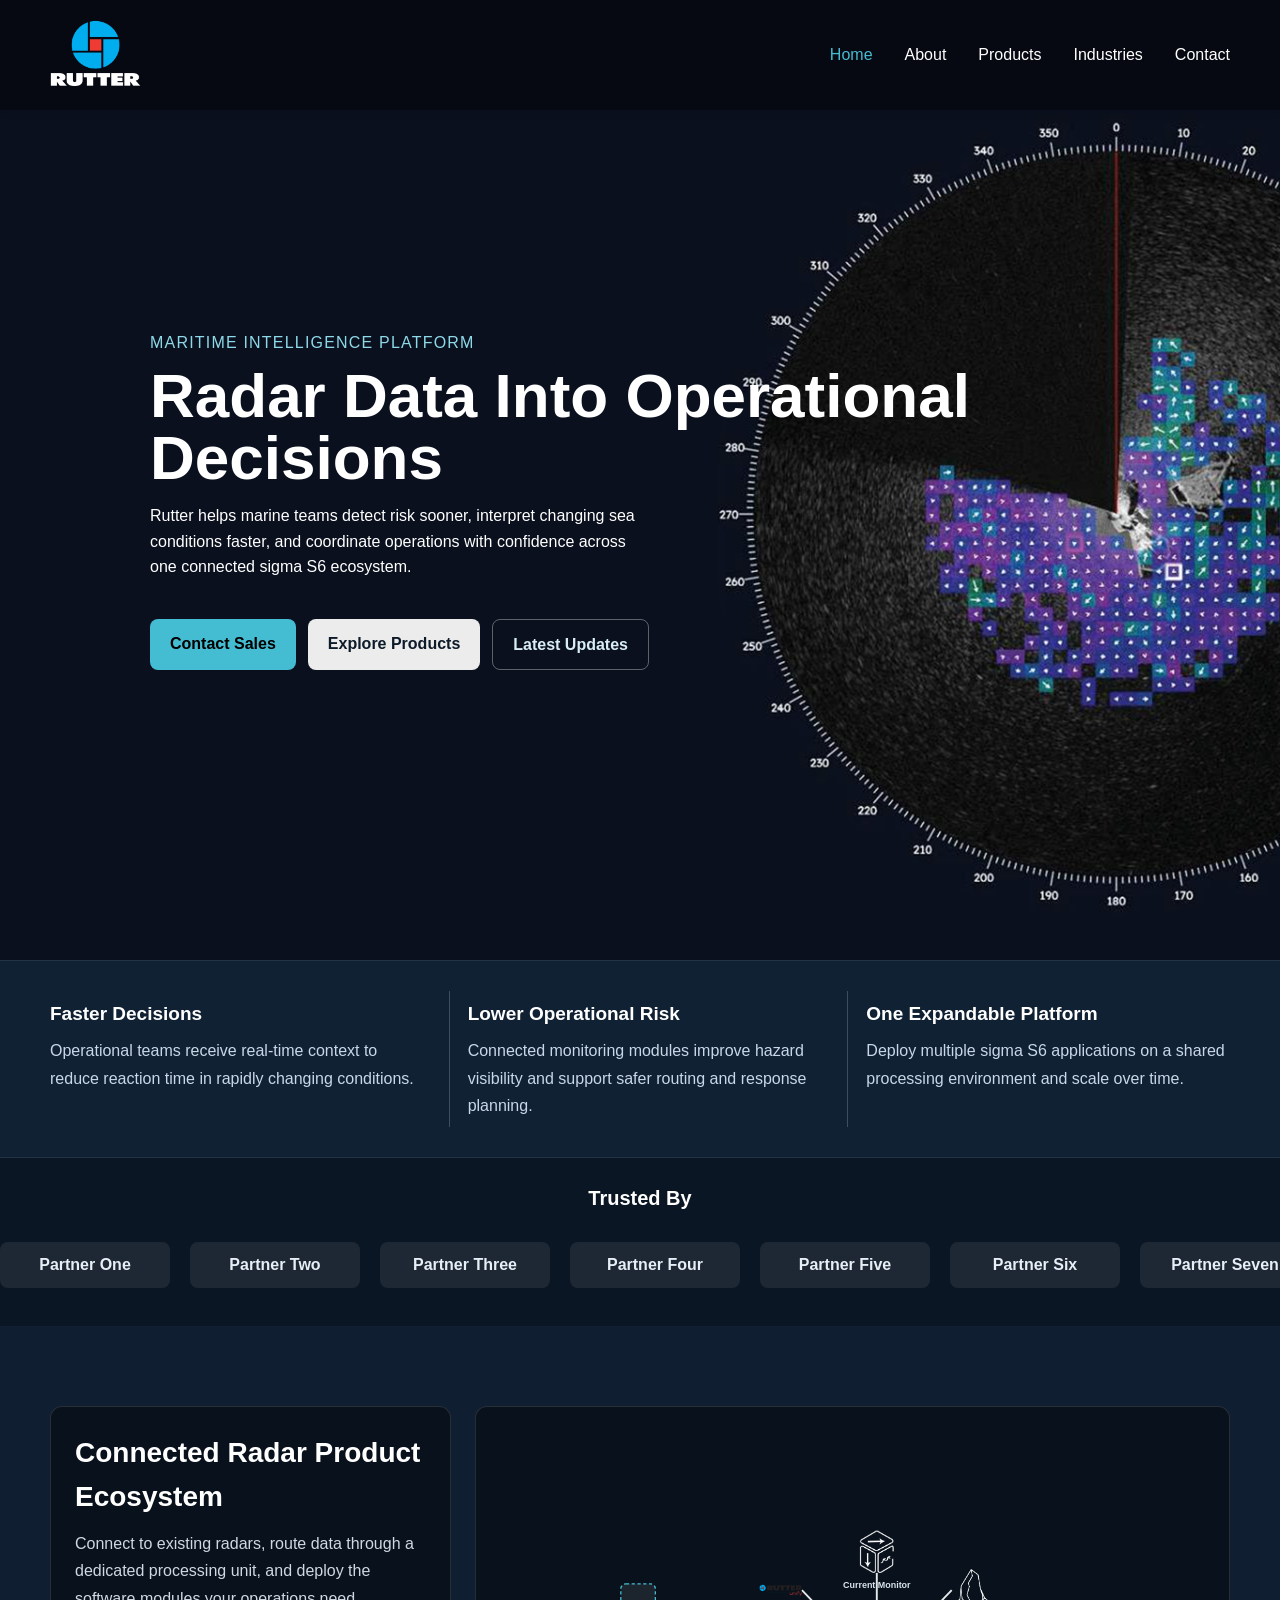
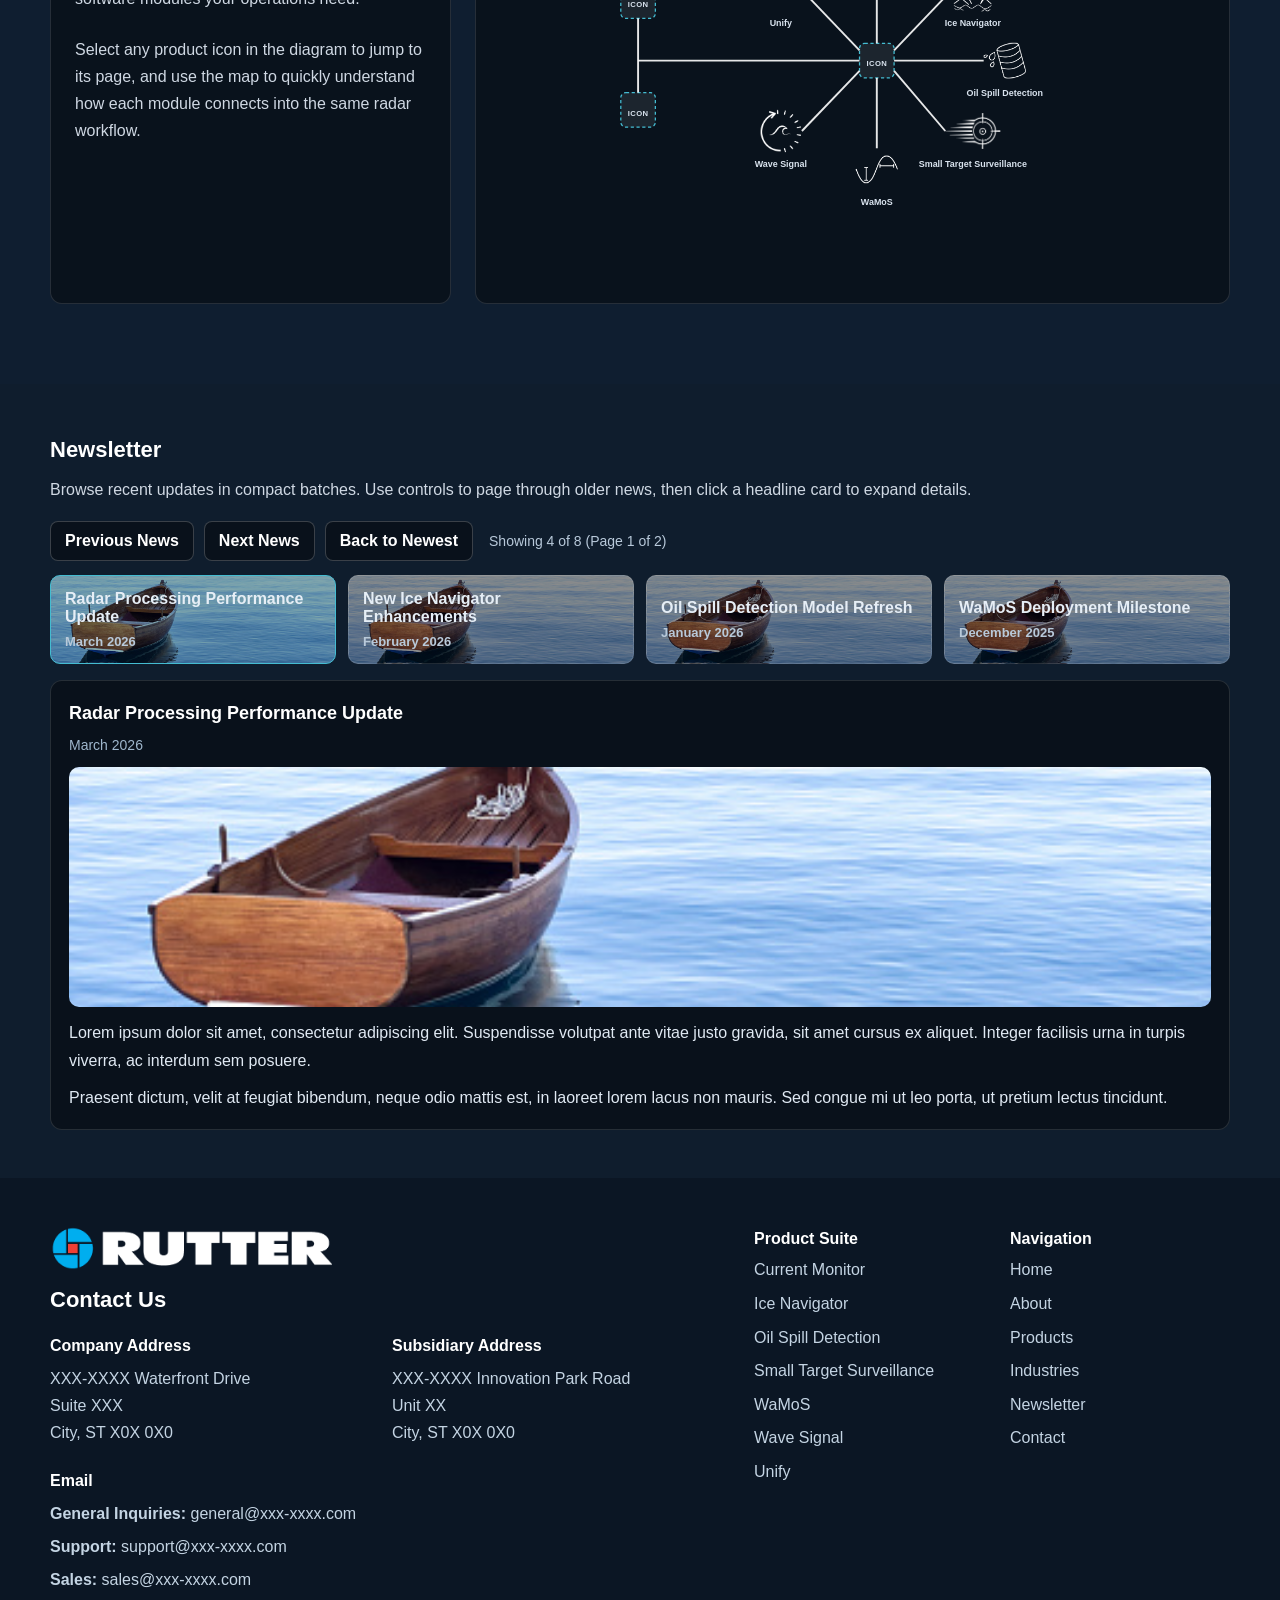
<file: src/index.html>
<!DOCTYPE html>
<html lang="en">
<head>
    <meta charset="UTF-8">
    <meta name="viewport" content="width=device-width, initial-scale=1.0">
    <title>Website</title>
    <link rel="stylesheet" href="css/style.css">
</head>
<body id="top">
    <div data-component="header" data-base="."></div>

    <!-- Hero Section -->
    <section class="hero">
        <div class="content-box hero-main">
            <p class="hero-kicker">Maritime Intelligence Platform</p>
            <h1>Radar Data Into Operational Decisions</h1>
            <p>Rutter helps marine teams detect risk sooner, interpret changing sea conditions faster, and coordinate operations with confidence across one connected sigma S6 ecosystem.</p>
            <div class="cta-buttons">
                <a href="pages/contact.html" class="cta-btn cta-btn-primary">Contact Sales</a>
                <a href="pages/products.html" class="cta-btn cta-btn-secondary">Explore Products</a>
                <a href="#newsletter" class="cta-btn cta-btn-text">Latest Updates</a>
            </div>
        </div>
    </section>

    <section class="home-proof-strip" aria-label="Why Rutter">
        <div class="home-proof-inner">
            <article class="proof-item">
                <h3>Faster Decisions</h3>
                <p>Operational teams receive real-time context to reduce reaction time in rapidly changing conditions.</p>
            </article>
            <article class="proof-item">
                <h3>Lower Operational Risk</h3>
                <p>Connected monitoring modules improve hazard visibility and support safer routing and response planning.</p>
            </article>
            <article class="proof-item">
                <h3>One Expandable Platform</h3>
                <p>Deploy multiple sigma S6 applications on a shared processing environment and scale over time.</p>
            </article>
        </div>
    </section>

    <section class="trusted-by" aria-label="Trusted by partners">
        <div class="trusted-by-inner">
            <h3>Trusted By</h3>
            <div class="trusted-marquee" role="presentation">
                <div class="trusted-track">
                    <span class="trusted-item">Partner One</span>
                    <span class="trusted-item">Partner Two</span>
                    <span class="trusted-item">Partner Three</span>
                    <span class="trusted-item">Partner Four</span>
                    <span class="trusted-item">Partner Five</span>
                    <span class="trusted-item">Partner Six</span>
                    <span class="trusted-item">Partner Seven</span>

                    <span class="trusted-item">Partner One</span>
                    <span class="trusted-item">Partner Two</span>
                    <span class="trusted-item">Partner Three</span>
                    <span class="trusted-item">Partner Four</span>
                    <span class="trusted-item">Partner Five</span>
                    <span class="trusted-item">Partner Six</span>
                    <span class="trusted-item">Partner Seven</span>
                </div>
            </div>
        </div>
    </section>

    <section id="products" class="system-section">
        <div class="system-section-inner">
            <div class="system-layout">
                <div class="system-copy-box">
                    <h2>Connected Radar Product Ecosystem</h2>
                    <p class="system-intro">Connect to existing radars, route data through a dedicated processing unit, and deploy the software modules your operations need.</p>
                    <p class="system-intro">Select any product icon in the diagram to jump to its page, and use the map to quickly understand how each module connects into the same radar workflow.</p>
                </div>

                <div class="system-map-wrap">
                <svg class="system-map" viewBox="0 0 1020 620" role="img" aria-label="Radar and vessel connected to processing unit with clickable product icons">
                    <defs>
                        <marker id="arrowhead" markerWidth="10" markerHeight="7" refX="9" refY="3.5" orient="auto">
                            <polygon points="0 0, 10 3.5, 0 7" fill="#44bcd1"></polygon>
                        </marker>
                    </defs>

                    <rect id="radar-icon-slot" x="70" y="120" width="54" height="54" rx="8" class="icon-placeholder"></rect>
                    <text x="97" y="153" class="icon-placeholder-text">ICON</text>

                    <rect id="vessel-icon-slot" x="70" y="290" width="54" height="54" rx="8" class="icon-placeholder"></rect>
                    <text x="97" y="323" class="icon-placeholder-text">ICON</text>

                    <!-- Radar to Vessel stack connector -->
                    <line x1="97" y1="174" x2="97" y2="290" class="map-line"></line>
                    <!-- Radar/Vessel stack to Processing connector -->
                    <line x1="97" y1="240" x2="443" y2="240" class="map-line" ></line>

                    <rect id="processing-icon-slot" x="443" y="213" width="54" height="54" rx="8" class="icon-placeholder"></rect>
                    <text x="470" y="246" class="icon-placeholder-text">ICON</text>

                    <!-- Processing to Current Monitor -->
                    <line x1="470" y1="213" x2="470" y2="103" class="map-line"></line>
                    <!-- Processing to Ice Navigator -->
                    <line x1="497" y1="224" x2="587" y2="130" class="map-line"></line>
                    <!-- Processing to Oil Spill Detection -->
                    <line x1="497" y1="240" x2="637" y2="240" class="map-line"></line>
                    <!-- Processing to Small Target Surveillance -->
                    <line x1="497" y1="256" x2="577" y2="350" class="map-line"></line>
                    <!-- Processing to WaMoS -->
                    <line x1="470" y1="267" x2="470" y2="377" class="map-line"></line>
                    <!-- Processing to Unify -->
                    <line x1="443" y1="224" x2="353" y2="130" class="map-line"></line>
                    <!-- Processing to Wave Signal -->
                    <line x1="443" y1="256" x2="353" y2="350" class="map-line"></line>

                    <a href="products/current-monitor.html" class="product-link">
                        <image href="images/current%20monitor%20thicker%20White.png" x="437" y="37" width="66" height="66" class="product-node-icon" preserveAspectRatio="xMidYMid meet"></image>
                        <text x="470" y="126" class="product-icon-name">Current Monitor</text>
                    </a>

                    <a href="products/ice-navigator.html" class="product-link">
                        <image href="images/Rutter%20ice%20nav%20Logo%20White.png" x="587" y="97" width="66" height="66" class="product-node-icon" preserveAspectRatio="xMidYMid meet"></image>
                        <text x="620" y="186" class="product-icon-name">Ice Navigator</text>
                    </a>

                    <a href="products/oil-spill-detection.html" class="product-link">
                        <image href="images/Rutter%20OSD%20Logo%20White.png" x="637" y="207" width="66" height="66" class="product-node-icon" preserveAspectRatio="xMidYMid meet"></image>
                        <text x="670" y="296" class="product-icon-name">Oil Spill Detection</text>
                    </a>

                    <a href="products/small-target-surveillance.html" class="product-link">
                        <image href="images/Rutter%20STS%20Logo%20White.png" x="577" y="307" width="86" height="86" class="product-node-icon" preserveAspectRatio="xMidYMid meet"></image>
                        <text x="620" y="406" class="product-icon-name">Small Target Surveillance</text>
                    </a>

                    <a href="products/wamos.html" class="product-link">
                        <image href="images/Rutter%20WaMoS%20Logo%20White.png" x="437" y="377" width="66" height="66" class="product-node-icon" preserveAspectRatio="xMidYMid meet"></image>
                        <text x="470" y="466" class="product-icon-name">WaMoS</text>
                    </a>

                    <a href="products/wave-signal.html" class="product-link">
                        <image href="images/Rutter%20wave%20signal%20Logo%20White.png" x="287" y="317" width="66" height="66" class="product-node-icon" preserveAspectRatio="xMidYMid meet"></image>
                        <text x="320" y="406" class="product-icon-name">Wave Signal</text>
                    </a>

                    <a href="products/unify.html" class="product-link">
                        <image href="images/Rutter%20Unify%20Logo%20blue%20line%20red%20unify%20no%20tagline.png" x="287" y="97" width="66" height="66" class="product-node-icon" preserveAspectRatio="xMidYMid meet"></image>
                        <text x="320" y="186" class="product-icon-name">Unify</text>
                    </a>
                </svg>
            </div>
            </div>
        </div>
    </section>

    <section id="newsletter" class="newsletter-section" aria-label="Newsletter updates">
        <div class="newsletter-inner">
            <h3>Newsletter</h3>
            <p class="newsletter-intro">Browse recent updates in compact batches. Use controls to page through older news, then click a headline card to expand details.</p>

            <div class="newsletter-controls">
                <button type="button" class="news-nav" data-news-dir="prev" aria-label="Previous news">Previous News</button>
                <button type="button" class="news-nav" data-news-dir="next" aria-label="Next news">Next News</button>
                <button type="button" class="news-nav" data-news-dir="newest" aria-label="Back to newest">Back to Newest</button>
                <span class="news-page-indicator" aria-live="polite"></span>
            </div>

            <div class="newsletter-carousel" role="tablist" aria-label="Newsletter headlines">
                <button type="button" class="news-card is-active" role="tab" aria-selected="true" data-news-title="Radar Processing Performance Update" data-news-meta="March 2026" data-news-image="images/NewPlaceholder.jpg" data-news-body="Lorem ipsum dolor sit amet, consectetur adipiscing elit. Suspendisse volutpat ante vitae justo gravida, sit amet cursus ex aliquet. Integer facilisis urna in turpis viverra, ac interdum sem posuere.||Praesent dictum, velit at feugiat bibendum, neque odio mattis est, in laoreet lorem lacus non mauris. Sed congue mi ut leo porta, ut pretium lectus tincidunt.">
                    <span class="news-card-title">Radar Processing Performance Update</span>
                    <span class="news-card-meta">March 2026</span>
                </button>

                <button type="button" class="news-card" role="tab" aria-selected="false" data-news-title="New Ice Navigator Enhancements" data-news-meta="February 2026" data-news-image="images/NewPlaceholder.jpg" data-news-body="Ice Navigator now includes improved route confidence indicators and updated hazard overlays for bridge teams operating in mixed ice conditions.">
                    <span class="news-card-title">New Ice Navigator Enhancements</span>
                    <span class="news-card-meta">February 2026</span>
                </button>

                <button type="button" class="news-card" role="tab" aria-selected="false" data-news-title="Oil Spill Detection Model Refresh" data-news-meta="January 2026" data-news-image="images/NewPlaceholder.jpg" data-news-body="Our latest model refresh improves anomaly discrimination and reduces false positives by incorporating additional sea-state context signals.">
                    <span class="news-card-title">Oil Spill Detection Model Refresh</span>
                    <span class="news-card-meta">January 2026</span>
                </button>

                <button type="button" class="news-card" role="tab" aria-selected="false" data-news-title="WaMoS Deployment Milestone" data-news-meta="December 2025" data-news-image="images/NewPlaceholder.jpg" data-news-body="WaMoS reached a new deployment milestone across offshore operations, delivering broader wave intelligence coverage and simplified rollout workflows.">
                    <span class="news-card-title">WaMoS Deployment Milestone</span>
                    <span class="news-card-meta">December 2025</span>
                </button>

                <button type="button" class="news-card" role="tab" aria-selected="false" data-news-title="Wave Signal Stability Update" data-news-meta="November 2025" data-news-image="images/NewPlaceholder.jpg" data-news-body="Wave Signal processing now includes improved filtering in variable sea states, delivering cleaner wave trend outputs for operations planning.">
                    <span class="news-card-title">Wave Signal Stability Update</span>
                    <span class="news-card-meta">November 2025</span>
                </button>

                <button type="button" class="news-card" role="tab" aria-selected="false" data-news-title="Unify Interface Improvements" data-news-meta="October 2025" data-news-image="images/NewPlaceholder.jpg" data-news-body="Unify received interface and workflow improvements focused on faster cross-product navigation and streamlined operational context switching.">
                    <span class="news-card-title">Unify Interface Improvements</span>
                    <span class="news-card-meta">October 2025</span>
                </button>

                <button type="button" class="news-card" role="tab" aria-selected="false" data-news-title="Small Target Surveillance Expansion" data-news-meta="September 2025" data-news-image="images/NewPlaceholder.jpg" data-news-body="Small Target Surveillance has expanded detection profile support to better classify low-signature contacts in congested maritime zones.">
                    <span class="news-card-title">Small Target Surveillance Expansion</span>
                    <span class="news-card-meta">September 2025</span>
                </button>

                <button type="button" class="news-card" role="tab" aria-selected="false" data-news-title="Current Monitor Data Export Upgrade" data-news-meta="August 2025" data-news-image="images/NewPlaceholder.jpg" data-news-body="Current Monitor now supports richer data export presets for faster reporting and easier integration into external analytics pipelines.">
                    <span class="news-card-title">Current Monitor Data Export Upgrade</span>
                    <span class="news-card-meta">August 2025</span>
                </button>
            </div>

            <article class="newsletter-expanded" aria-live="polite">
                <h4 class="news-expanded-title">Radar Processing Performance Update</h4>
                <p class="news-expanded-meta">March 2026</p>
                <div class="news-expanded-media">
                    <img src="images/NewPlaceholder.jpg" alt="Radar Processing Performance Update image" class="news-expanded-image">
                </div>
                <div class="news-expanded-body">
                    <p>Lorem ipsum dolor sit amet, consectetur adipiscing elit. Suspendisse volutpat ante vitae justo gravida, sit amet cursus ex aliquet. Integer facilisis urna in turpis viverra, ac interdum sem posuere.</p>
                    <p>Praesent dictum, velit at feugiat bibendum, neque odio mattis est, in laoreet lorem lacus non mauris. Sed congue mi ut leo porta, ut pretium lectus tincidunt.</p>
                </div>
            </article>
        </div>
    </section>

    <div data-component="footer" data-base="."></div>

    <script src="js/components.js"></script>
    <script src="js/main.js"></script>
</body>
</html>
</file>
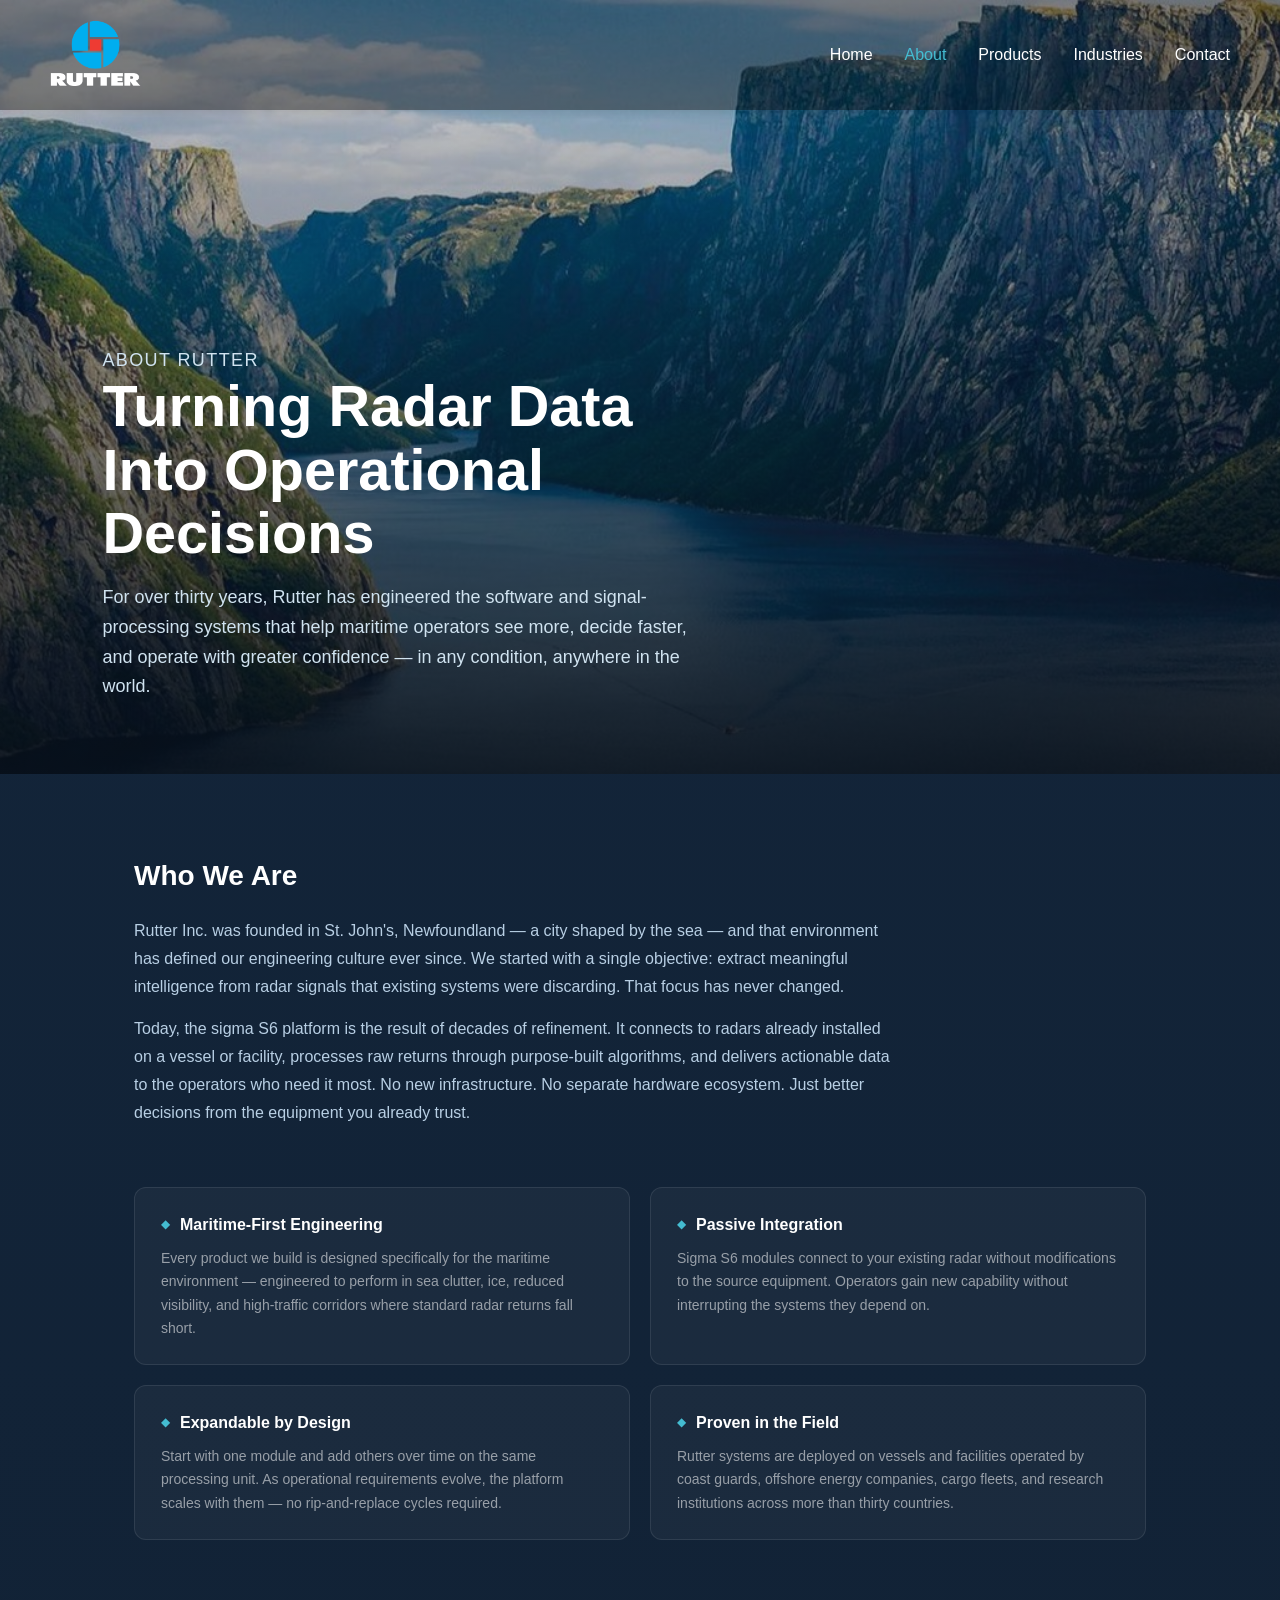
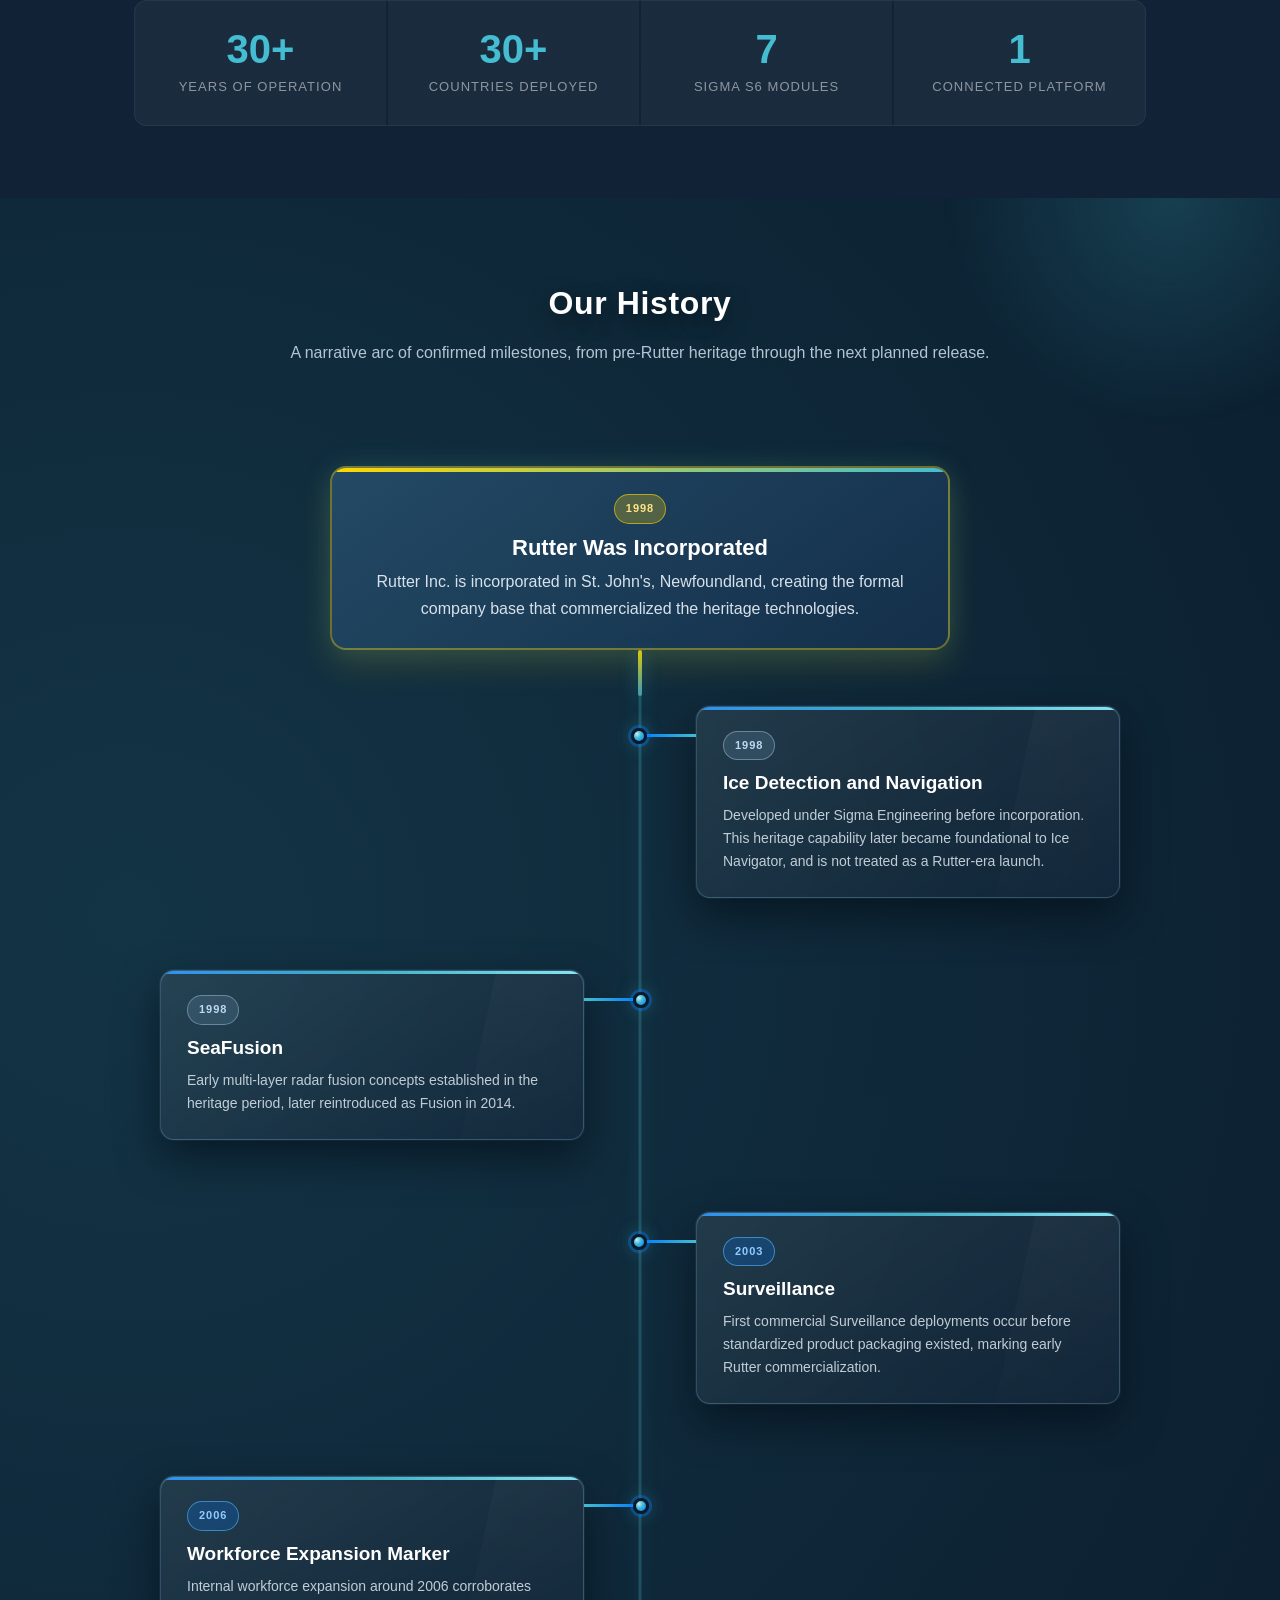
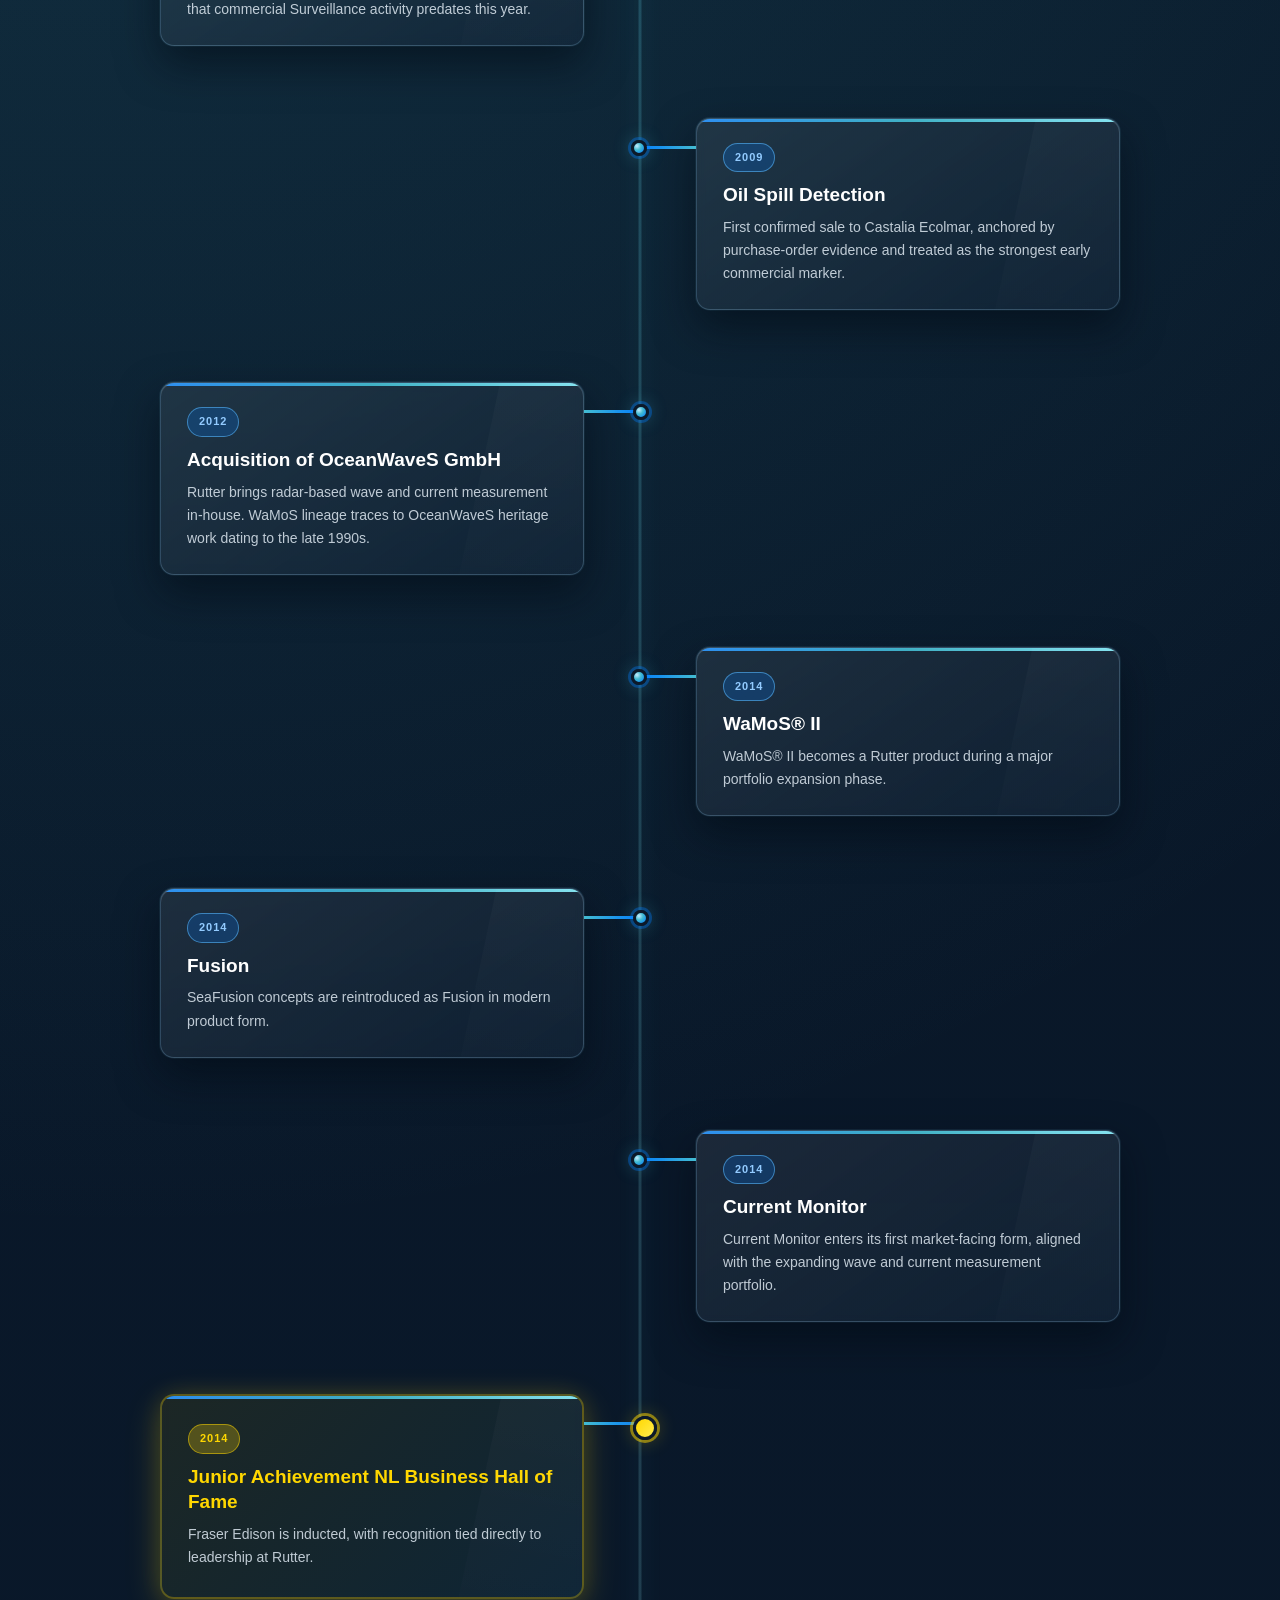
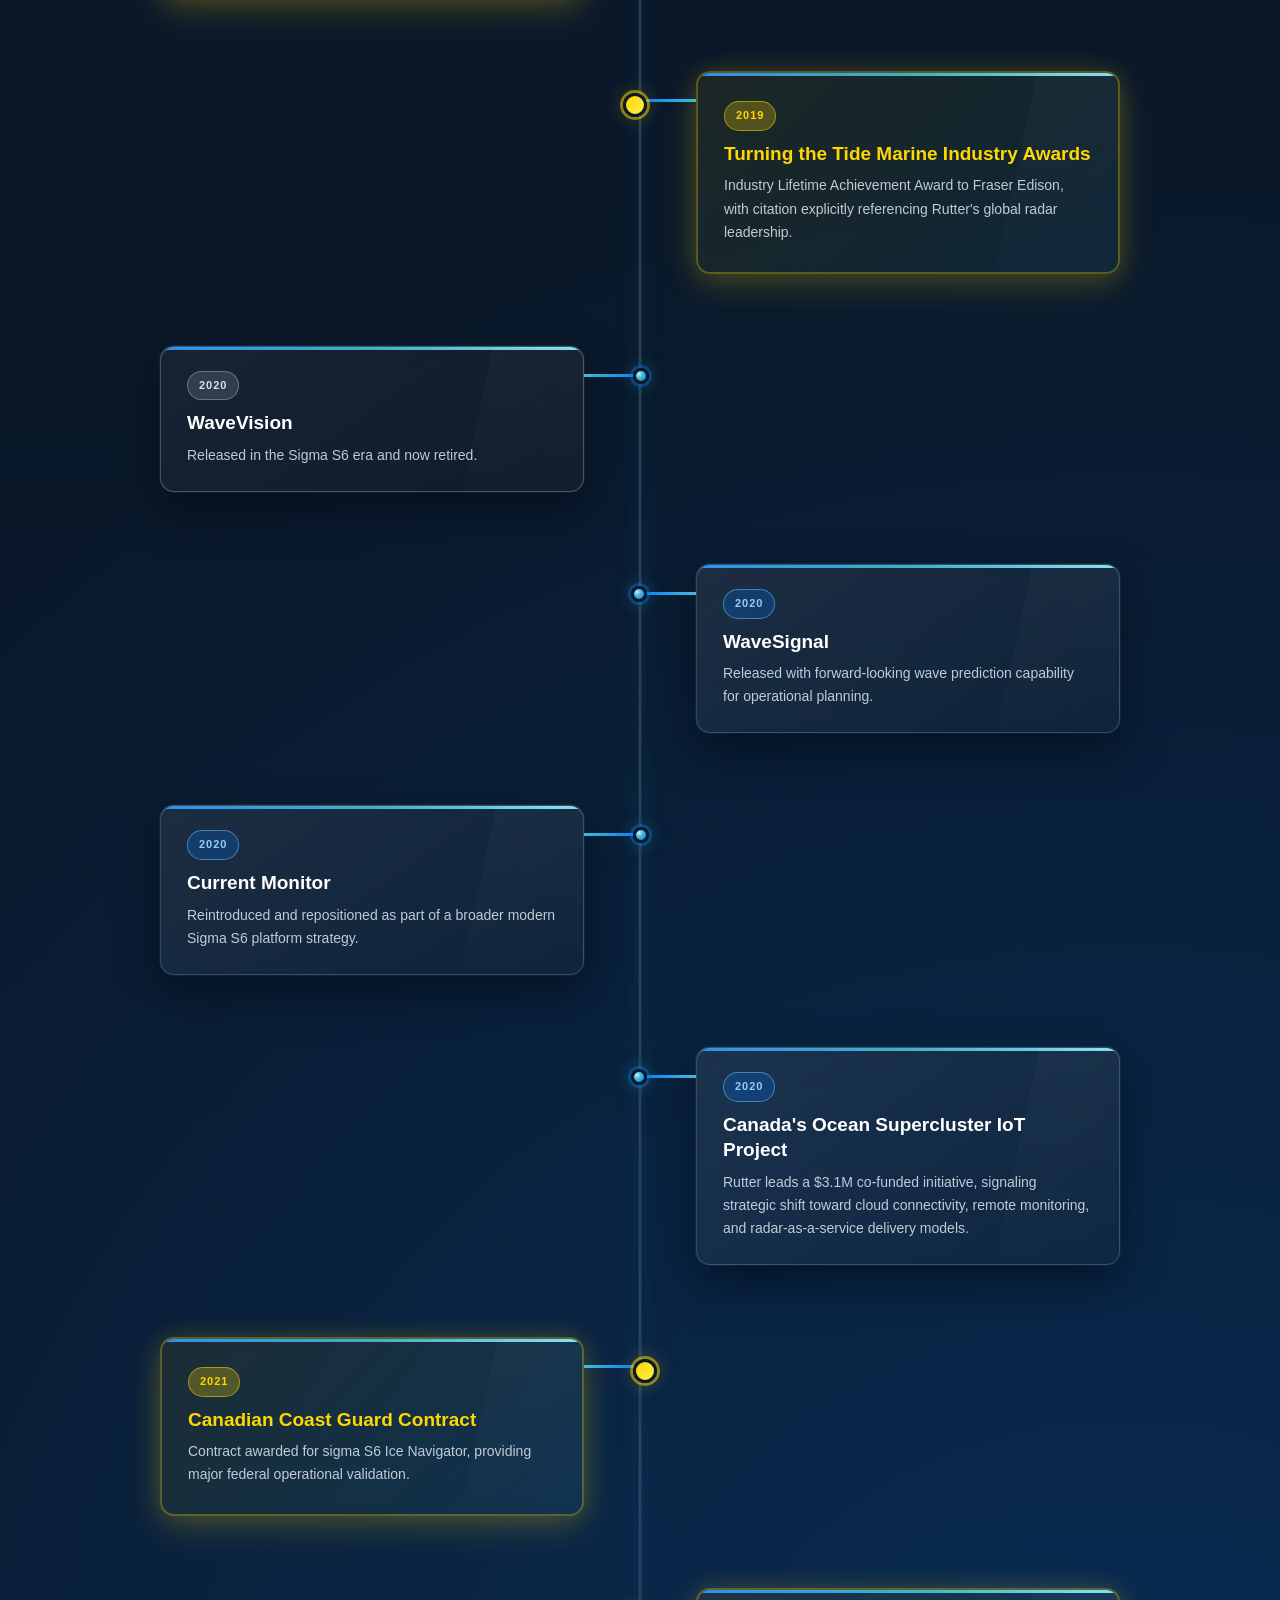
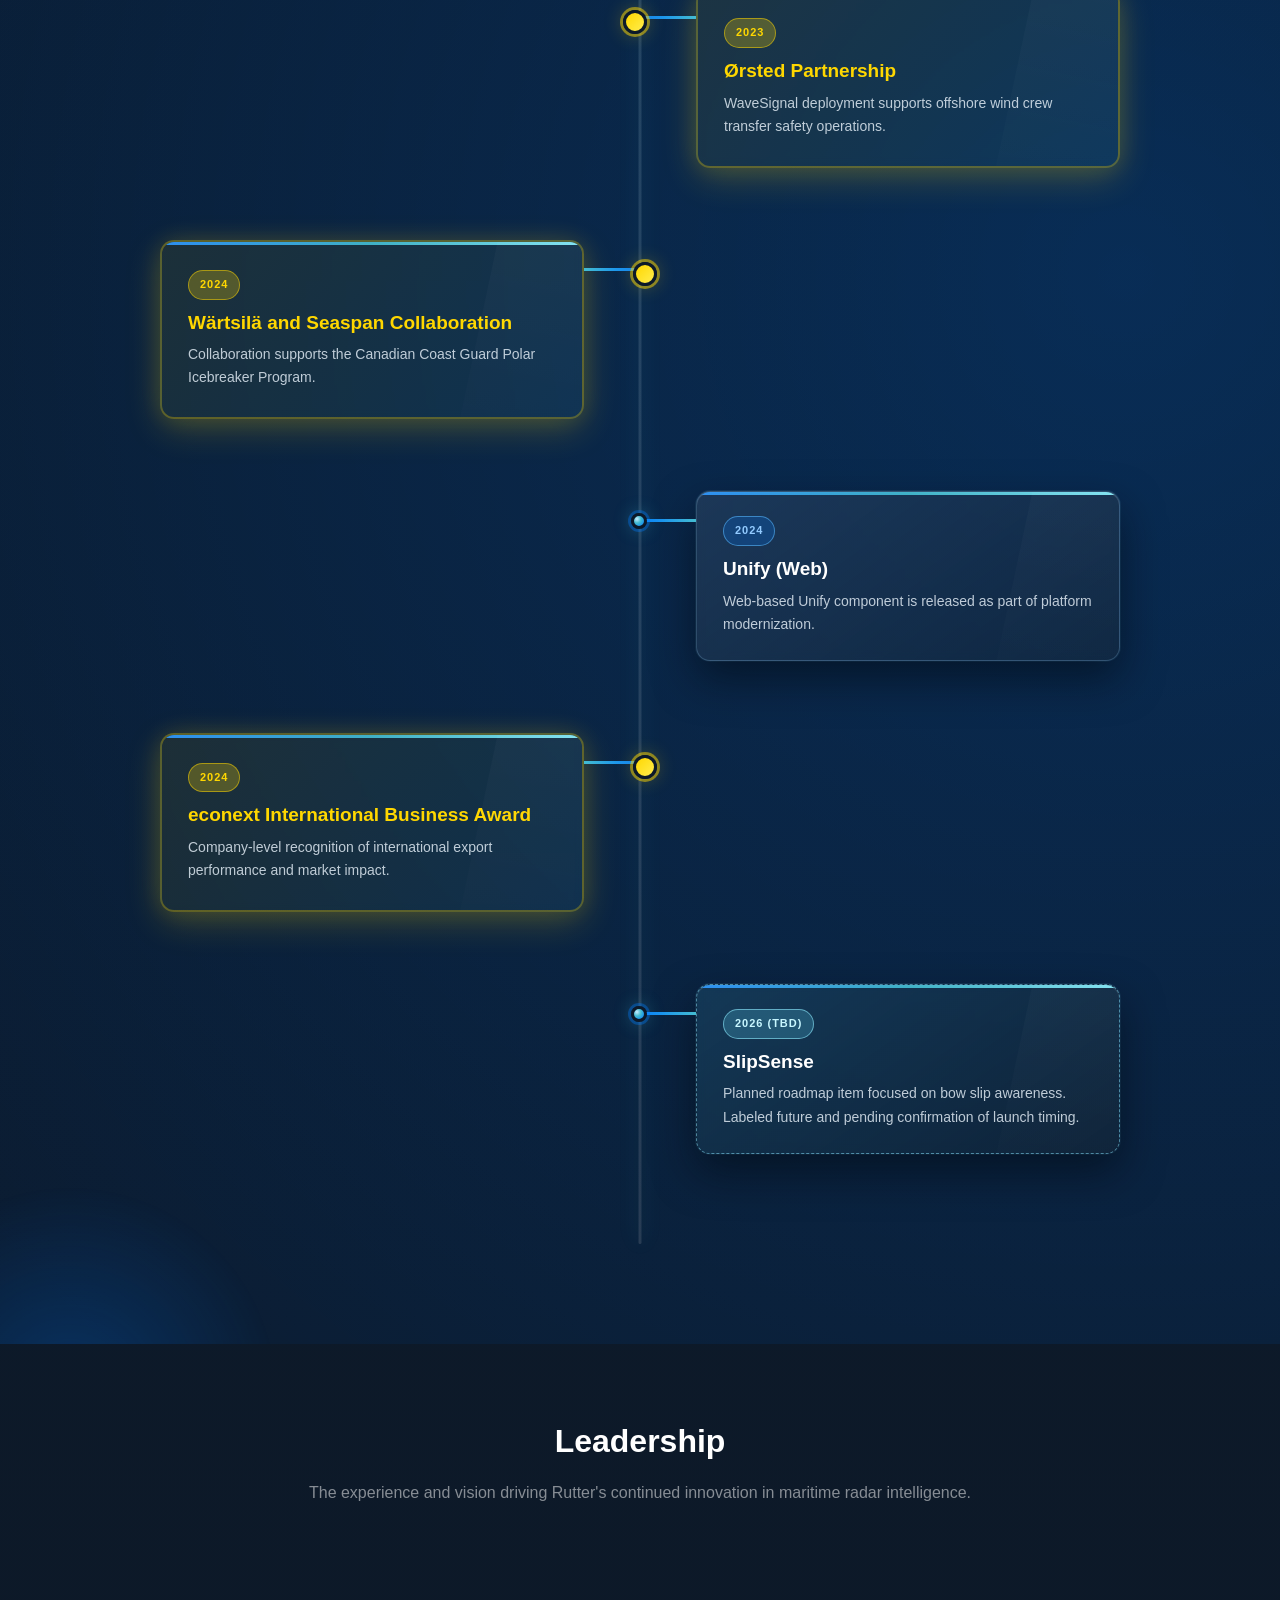
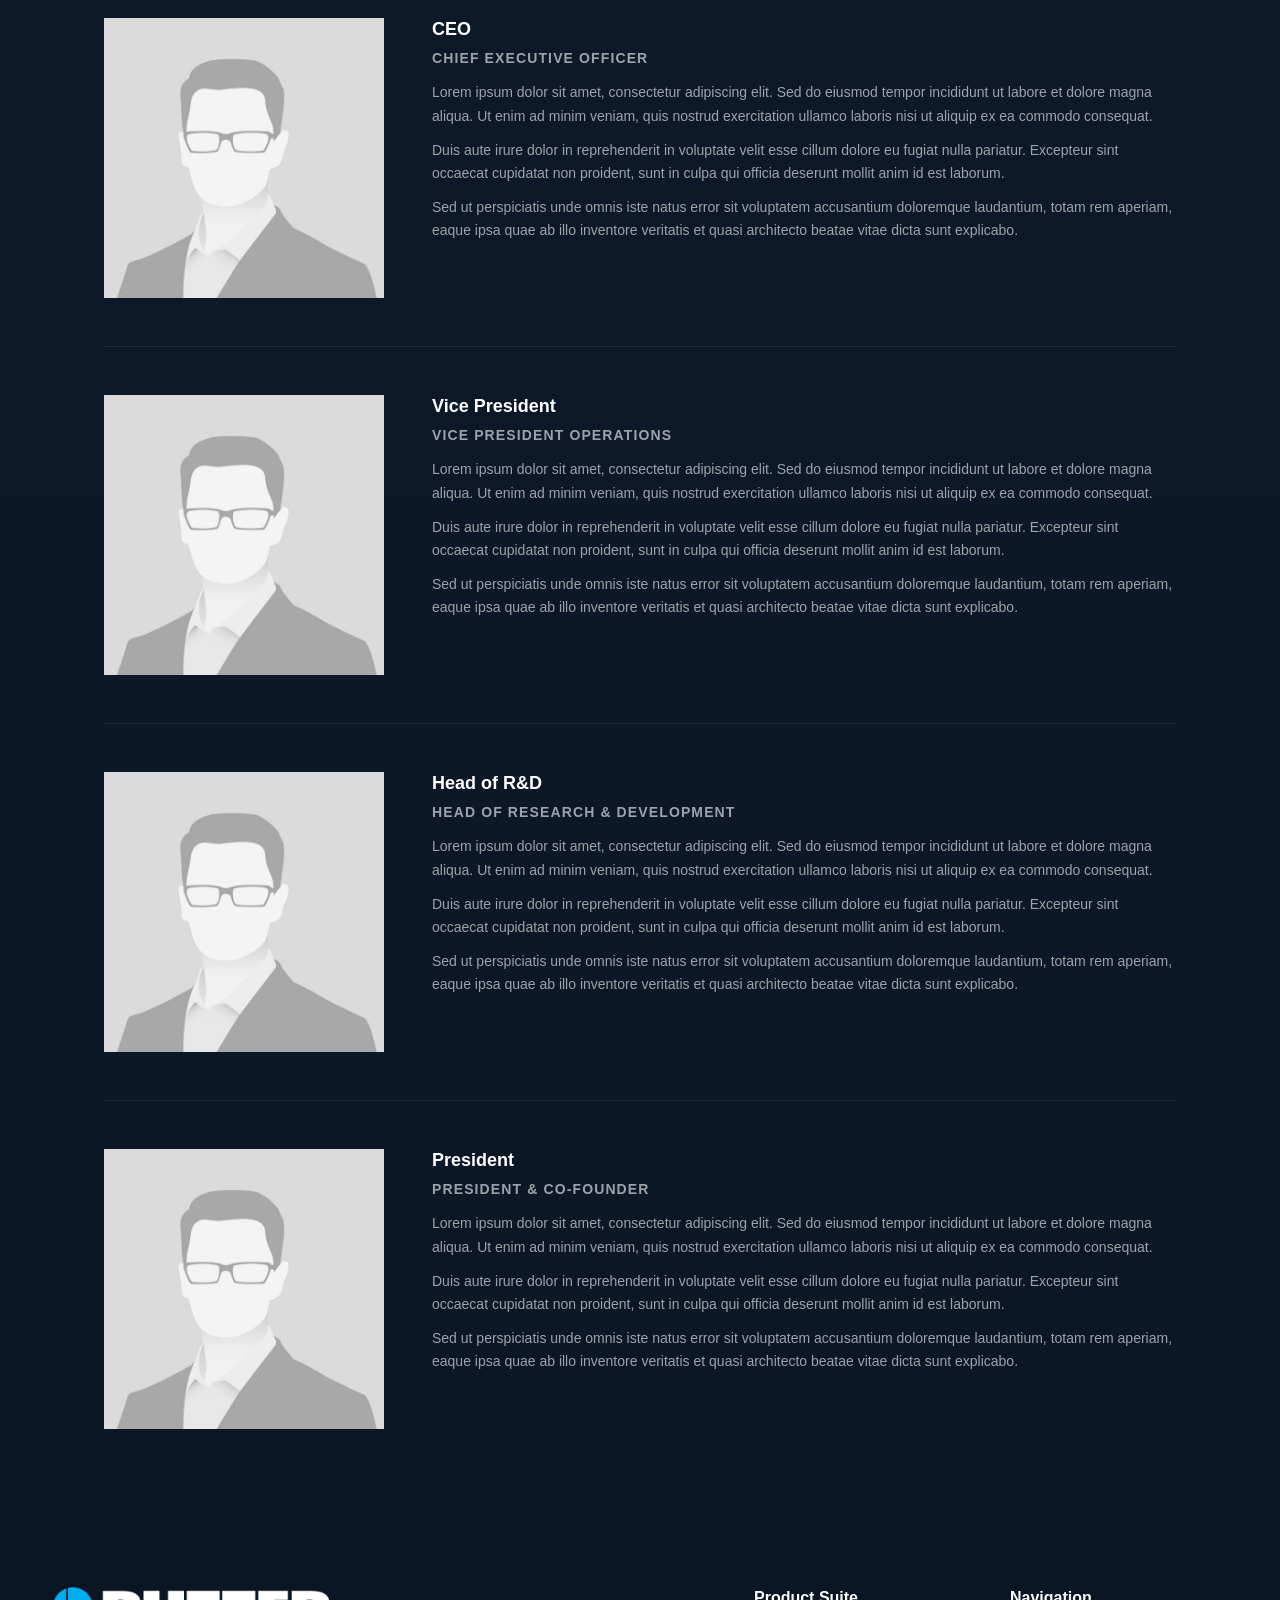
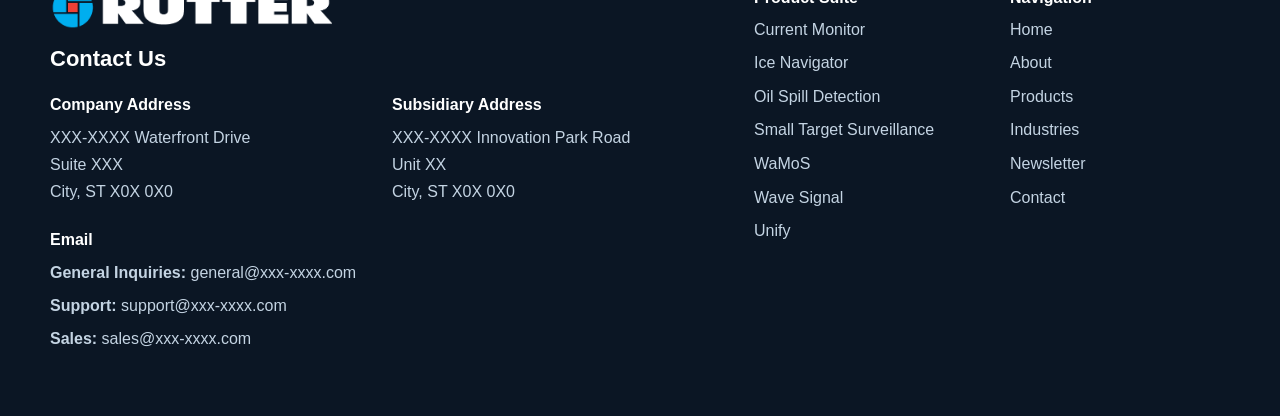
<file: src/pages/about.html>
﻿<!DOCTYPE html>
<html lang="en">
<head>
    <meta charset="UTF-8">
    <meta name="viewport" content="width=device-width, initial-scale=1.0">
    <title>About | Rutter Inc</title>
    <link rel="stylesheet" href="../css/style.css">
    <link rel="stylesheet" href="../css/pages.css">
</head>
<body class="page-shell">
    <div data-component="header" data-base=".."></div>

    <main class="page-main about-page">

        <!-- Full-bleed hero -->
        <section class="about-hero" aria-label="About Rutter hero">
            <div class="about-hero-overlay"></div>
            <div class="about-hero-content">
                <p class="page-kicker">About Rutter</p>
                <h1>Turning Radar Data Into Operational Decisions</h1>
                <p>For over thirty years, Rutter has engineered the software and signal-processing systems that help maritime operators see more, decide faster, and operate with greater confidence — in any condition, anywhere in the world.</p>
            </div>
        </section>

        <!-- In-depth introduction -->
        <section class="about-intro" aria-label="About Rutter introduction">
            <div class="about-intro-inner">

                <div class="about-intro-lead">
                    <h2>Who We Are</h2>
                    <p>Rutter Inc. was founded in St. John's, Newfoundland — a city shaped by the sea — and that environment has defined our engineering culture ever since. We started with a single objective: extract meaningful intelligence from radar signals that existing systems were discarding. That focus has never changed.</p>
                    <p>Today, the sigma S6 platform is the result of decades of refinement. It connects to radars already installed on a vessel or facility, processes raw returns through purpose-built algorithms, and delivers actionable data to the operators who need it most. No new infrastructure. No separate hardware ecosystem. Just better decisions from the equipment you already trust.</p>
                </div>

                <div class="about-intro-pillars">
                    <article class="about-pillar">
                        <div class="about-pillar-header">
                            <span class="about-pillar-icon" aria-hidden="true">&#9670;</span>
                            <h3>Maritime-First Engineering</h3>
                        </div>
                        <p>Every product we build is designed specifically for the maritime environment — engineered to perform in sea clutter, ice, reduced visibility, and high-traffic corridors where standard radar returns fall short.</p>
                    </article>
                    <article class="about-pillar">
                        <div class="about-pillar-header">
                            <span class="about-pillar-icon" aria-hidden="true">&#9670;</span>
                            <h3>Passive Integration</h3>
                        </div>
                        <p>Sigma S6 modules connect to your existing radar without modifications to the source equipment. Operators gain new capability without interrupting the systems they depend on.</p>
                    </article>
                    <article class="about-pillar">
                        <div class="about-pillar-header">
                            <span class="about-pillar-icon" aria-hidden="true">&#9670;</span>
                            <h3>Expandable by Design</h3>
                        </div>
                        <p>Start with one module and add others over time on the same processing unit. As operational requirements evolve, the platform scales with them — no rip-and-replace cycles required.</p>
                    </article>
                    <article class="about-pillar">
                        <div class="about-pillar-header">
                            <span class="about-pillar-icon" aria-hidden="true">&#9670;</span>
                            <h3>Proven in the Field</h3>
                        </div>
                        <p>Rutter systems are deployed on vessels and facilities operated by coast guards, offshore energy companies, cargo fleets, and research institutions across more than thirty countries.</p>
                    </article>
                </div>

                <div class="about-stats" aria-label="Company statistics">
                    <div class="about-stat">
                        <span class="about-stat-number">30+</span>
                        <span class="about-stat-label">Years of operation</span>
                    </div>
                    <div class="about-stat">
                        <span class="about-stat-number">30+</span>
                        <span class="about-stat-label">Countries deployed</span>
                    </div>
                    <div class="about-stat">
                        <span class="about-stat-number">7</span>
                        <span class="about-stat-label">Sigma S6 modules</span>
                    </div>
                    <div class="about-stat">
                        <span class="about-stat-number">1</span>
                        <span class="about-stat-label">Connected platform</span>
                    </div>
                </div>

            </div>
        </section>

        

        <section class="timeline-section" aria-label="Company history timeline">
            <div class="timeline-section-inner">
                <div class="timeline-heading-block">
                    <h2>Our History</h2>
                    <p class="timeline-sub">A narrative arc of confirmed milestones, from pre-Rutter heritage through the next planned release.</p>
                </div>

                <div class="timeline" id="about-timeline">
                    <div class="timeline-origin" aria-label="Rutter incorporation milestone">
                        <div class="timeline-origin-card">
                            <span class="timeline-year">1998</span>
                            <h3>Rutter Was Incorporated</h3>
                            <p>Rutter Inc. is incorporated in St. John's, Newfoundland, creating the formal company base that commercialized the heritage technologies.</p>
                        </div>
                    </div>

                    <!-- Ghost track + animated spine -->
                    <div class="timeline-spine-track" aria-hidden="true">
                        <div class="timeline-spine" id="timeline-spine"></div>
                    </div>

                    <div class="timeline-item tl-right tl-heritage" data-tl-index="0">
                        <div class="timeline-node" aria-hidden="true"></div>
                        <div class="timeline-branch" aria-hidden="true"></div>
                        <div class="timeline-card">
                            <span class="timeline-year">1998</span>
                            <h3>Ice Detection and Navigation</h3>
                            <p>Developed under Sigma Engineering before incorporation. This heritage capability later became foundational to Ice Navigator, and is not treated as a Rutter-era launch.</p>
                        </div>
                    </div>

                    <div class="timeline-item tl-left tl-heritage" data-tl-index="1">
                        <div class="timeline-node" aria-hidden="true"></div>
                        <div class="timeline-branch" aria-hidden="true"></div>
                        <div class="timeline-card">
                            <span class="timeline-year">1998</span>
                            <h3>SeaFusion </h3>
                            <p>Early multi-layer radar fusion concepts established in the heritage period, later reintroduced as Fusion in 2014.</p>
                        </div>
                    </div>

                    <div class="timeline-item tl-right" data-tl-index="2">
                        <div class="timeline-node" aria-hidden="true"></div>
                        <div class="timeline-branch" aria-hidden="true"></div>
                        <div class="timeline-card">
                            <span class="timeline-year">2003</span>
                            <h3>Surveillance</h3>
                            <p>First commercial Surveillance deployments occur before standardized product packaging existed, marking early Rutter commercialization.</p>
                        </div>
                    </div>

                    <div class="timeline-item tl-left" data-tl-index="3">
                        <div class="timeline-node" aria-hidden="true"></div>
                        <div class="timeline-branch" aria-hidden="true"></div>
                        <div class="timeline-card">
                            <span class="timeline-year">2006</span>
                            <h3>Workforce Expansion Marker</h3>
                            <p>Internal workforce expansion around 2006 corroborates that commercial Surveillance activity predates this year.</p>
                        </div>
                    </div>

                    <div class="timeline-item tl-right" data-tl-index="4">
                        <div class="timeline-node" aria-hidden="true"></div>
                        <div class="timeline-branch" aria-hidden="true"></div>
                        <div class="timeline-card">
                            <span class="timeline-year">2009</span>
                            <h3>Oil Spill Detection</h3>
                            <p>First confirmed sale to Castalia Ecolmar, anchored by purchase-order evidence and treated as the strongest early commercial marker.</p>
                        </div>
                    </div>

             


                    <div class="timeline-item tl-left" data-tl-index="5">
                        <div class="timeline-node" aria-hidden="true"></div>
                        <div class="timeline-branch" aria-hidden="true"></div>
                        <div class="timeline-card">
                            <span class="timeline-year">2012</span>
                            <h3>Acquisition of OceanWaveS GmbH</h3>
                            <p>Rutter brings radar-based wave and current measurement in-house. WaMoS lineage traces to OceanWaveS heritage work dating to the late 1990s.</p>
                        </div>
                    </div>

                    <div class="timeline-item tl-right" data-tl-index="6">
                        <div class="timeline-node" aria-hidden="true"></div>
                        <div class="timeline-branch" aria-hidden="true"></div>
                        <div class="timeline-card">
                            <span class="timeline-year">2014</span>
                            <h3>WaMoS&reg; II</h3>
                            <p>WaMoS&reg; II becomes a Rutter product during a major portfolio expansion phase.</p>
                        </div>
                    </div>

                    <div class="timeline-item tl-left" data-tl-index="7">
                        <div class="timeline-node" aria-hidden="true"></div>
                        <div class="timeline-branch" aria-hidden="true"></div>
                        <div class="timeline-card">
                            <span class="timeline-year">2014</span>
                            <h3>Fusion</h3>
                            <p>SeaFusion concepts are reintroduced as Fusion in modern product form.</p>
                        </div>
                    </div>

                    <div class="timeline-item tl-right" data-tl-index="8">
                        <div class="timeline-node" aria-hidden="true"></div>
                        <div class="timeline-branch" aria-hidden="true"></div>
                        <div class="timeline-card">
                            <span class="timeline-year">2014</span>
                            <h3>Current Monitor</h3>
                            <p>Current Monitor enters its first market-facing form, aligned with the expanding wave and current measurement portfolio.</p>
                        </div>
                    </div>

                    <div class="timeline-item tl-left tl-major-milestone" data-tl-index="9">
                        <div class="timeline-node" aria-hidden="true"></div>
                        <div class="timeline-branch" aria-hidden="true"></div>
                        <div class="timeline-card">
                            <span class="timeline-year">2014</span>
                            <h3>Junior Achievement NL Business Hall of Fame</h3>
                            <p>Fraser Edison is inducted, with recognition tied directly to leadership at Rutter.</p>
                        </div>
                    </div>

                    <div class="timeline-item tl-right tl-major-milestone" data-tl-index="10">
                        <div class="timeline-node" aria-hidden="true"></div>
                        <div class="timeline-branch" aria-hidden="true"></div>
                        <div class="timeline-card">
                            <span class="timeline-year">2019</span>
                            <h3>Turning the Tide Marine Industry Awards</h3>
                            <p>Industry Lifetime Achievement Award to Fraser Edison, with citation explicitly referencing Rutter's global radar leadership.</p>
                        </div>
                    </div>

                    <div class="timeline-item tl-left tl-retired" data-tl-index="11">
                        <div class="timeline-node" aria-hidden="true"></div>
                        <div class="timeline-branch" aria-hidden="true"></div>
                        <div class="timeline-card">
                            <span class="timeline-year">2020</span>
                            <h3>WaveVision</h3>
                            <p>Released in the Sigma S6 era and now retired.</p>
                        </div>
                    </div>

                    <div class="timeline-item tl-right" data-tl-index="12">
                        <div class="timeline-node" aria-hidden="true"></div>
                        <div class="timeline-branch" aria-hidden="true"></div>
                        <div class="timeline-card">
                            <span class="timeline-year">2020</span>
                            <h3>WaveSignal</h3>
                            <p>Released with forward-looking wave prediction capability for operational planning.</p>
                        </div>
                    </div>

                    <div class="timeline-item tl-left" data-tl-index="13">
                        <div class="timeline-node" aria-hidden="true"></div>
                        <div class="timeline-branch" aria-hidden="true"></div>
                        <div class="timeline-card">
                            <span class="timeline-year">2020</span>
                            <h3>Current Monitor</h3>
                            <p>Reintroduced and repositioned as part of a broader modern Sigma S6 platform strategy.</p>
                        </div>
                    </div>

                    <div class="timeline-item tl-right" data-tl-index="14">
                        <div class="timeline-node" aria-hidden="true"></div>
                        <div class="timeline-branch" aria-hidden="true"></div>
                        <div class="timeline-card">
                            <span class="timeline-year">2020</span>
                            <h3>Canada's Ocean Supercluster IoT Project</h3>
                            <p>Rutter leads a $3.1M co-funded initiative, signaling strategic shift toward cloud connectivity, remote monitoring, and radar-as-a-service delivery models.</p>
                        </div>
                    </div>

                    <div class="timeline-item tl-left tl-major-milestone" data-tl-index="15">
                        <div class="timeline-node" aria-hidden="true"></div>
                        <div class="timeline-branch" aria-hidden="true"></div>
                        <div class="timeline-card">
                            <span class="timeline-year">2021</span>
                            <h3>Canadian Coast Guard Contract</h3>
                            <p>Contract awarded for sigma S6 Ice Navigator, providing major federal operational validation.</p>
                        </div>
                    </div>

                    <div class="timeline-item tl-right tl-major-milestone" data-tl-index="16">
                        <div class="timeline-node" aria-hidden="true"></div>
                        <div class="timeline-branch" aria-hidden="true"></div>
                        <div class="timeline-card">
                            <span class="timeline-year">2023</span>
                            <h3>&Oslash;rsted Partnership</h3>
                            <p>WaveSignal deployment supports offshore wind crew transfer safety operations.</p>
                        </div>
                    </div>

                    <div class="timeline-item tl-left tl-major-milestone" data-tl-index="17">
                        <div class="timeline-node" aria-hidden="true"></div>
                        <div class="timeline-branch" aria-hidden="true"></div>
                        <div class="timeline-card">
                            <span class="timeline-year">2024</span>
                            <h3>W&auml;rtsil&auml; and Seaspan Collaboration</h3>
                            <p>Collaboration supports the Canadian Coast Guard Polar Icebreaker Program.</p>
                        </div>
                    </div>

                    <div class="timeline-item tl-right" data-tl-index="18">
                        <div class="timeline-node" aria-hidden="true"></div>
                        <div class="timeline-branch" aria-hidden="true"></div>
                        <div class="timeline-card">
                            <span class="timeline-year">2024</span>
                            <h3>Unify (Web)</h3>
                            <p>Web-based Unify component is released as part of platform modernization.</p>
                        </div>
                    </div>

                    <div class="timeline-item tl-left tl-major-milestone" data-tl-index="19">
                        <div class="timeline-node" aria-hidden="true"></div>
                        <div class="timeline-branch" aria-hidden="true"></div>
                        <div class="timeline-card">
                            <span class="timeline-year">2024</span>
                            <h3>econext International Business Award</h3>
                            <p>Company-level recognition of international export performance and market impact.</p>
                        </div>
                    </div>

                    <div class="timeline-item tl-right tl-future" data-tl-index="20">
                        <div class="timeline-node" aria-hidden="true"></div>
                        <div class="timeline-branch" aria-hidden="true"></div>
                        <div class="timeline-card">
                            <span class="timeline-year">2026 (TBD)</span>
                            <h3>SlipSense</h3>
                            <p>Planned roadmap item focused on bow slip awareness. Labeled future and pending confirmation of launch timing.</p>
                        </div>
                    </div>
                </div>
            </div>
        </section>

        <!-- Leadership team section -->
        <section class="leadership-section" aria-label="Leadership team">
            <div class="leadership-section-inner">
                <div class="leadership-heading">
                    <h2>Leadership</h2>
                    <p>The experience and vision driving Rutter's continued innovation in maritime radar intelligence.</p>
                </div>

                <div class="leadership-list">
                    <article class="leadership-item">
                        <img src="../images/Profile-placeholder.jpg" alt="CEO" class="leadership-image">
                        <div class="leadership-info">
                            <h3>CEO</h3>
                            <p class="leadership-title">Chief Executive Officer</p>
                            <p>Lorem ipsum dolor sit amet, consectetur adipiscing elit. Sed do eiusmod tempor incididunt ut labore et dolore magna aliqua. Ut enim ad minim veniam, quis nostrud exercitation ullamco laboris nisi ut aliquip ex ea commodo consequat.</p>
                            <p>Duis aute irure dolor in reprehenderit in voluptate velit esse cillum dolore eu fugiat nulla pariatur. Excepteur sint occaecat cupidatat non proident, sunt in culpa qui officia deserunt mollit anim id est laborum.</p>
                            <p>Sed ut perspiciatis unde omnis iste natus error sit voluptatem accusantium doloremque laudantium, totam rem aperiam, eaque ipsa quae ab illo inventore veritatis et quasi architecto beatae vitae dicta sunt explicabo.</p>
                        </div>
                    </article>

                    <article class="leadership-item">
                        <img src="../images/Profile-placeholder.jpg" alt="Vice President" class="leadership-image">
                        <div class="leadership-info">
                            <h3>Vice President</h3>
                            <p class="leadership-title">Vice President Operations</p>
                            <p>Lorem ipsum dolor sit amet, consectetur adipiscing elit. Sed do eiusmod tempor incididunt ut labore et dolore magna aliqua. Ut enim ad minim veniam, quis nostrud exercitation ullamco laboris nisi ut aliquip ex ea commodo consequat.</p>
                            <p>Duis aute irure dolor in reprehenderit in voluptate velit esse cillum dolore eu fugiat nulla pariatur. Excepteur sint occaecat cupidatat non proident, sunt in culpa qui officia deserunt mollit anim id est laborum.</p>
                            <p>Sed ut perspiciatis unde omnis iste natus error sit voluptatem accusantium doloremque laudantium, totam rem aperiam, eaque ipsa quae ab illo inventore veritatis et quasi architecto beatae vitae dicta sunt explicabo.</p>
                        </div>
                    </article>

                    <article class="leadership-item">
                        <img src="../images/Profile-placeholder.jpg" alt="Head of R&D" class="leadership-image">
                        <div class="leadership-info">
                            <h3>Head of R&D</h3>
                            <p class="leadership-title">Head of Research &amp; Development</p>
                            <p>Lorem ipsum dolor sit amet, consectetur adipiscing elit. Sed do eiusmod tempor incididunt ut labore et dolore magna aliqua. Ut enim ad minim veniam, quis nostrud exercitation ullamco laboris nisi ut aliquip ex ea commodo consequat.</p>
                            <p>Duis aute irure dolor in reprehenderit in voluptate velit esse cillum dolore eu fugiat nulla pariatur. Excepteur sint occaecat cupidatat non proident, sunt in culpa qui officia deserunt mollit anim id est laborum.</p>
                            <p>Sed ut perspiciatis unde omnis iste natus error sit voluptatem accusantium doloremque laudantium, totam rem aperiam, eaque ipsa quae ab illo inventore veritatis et quasi architecto beatae vitae dicta sunt explicabo.</p>
                        </div>
                    </article>

                    <article class="leadership-item">
                        <img src="../images/Profile-placeholder.jpg" alt="President" class="leadership-image">
                        <div class="leadership-info">
                            <h3>President</h3>
                            <p class="leadership-title">President &amp; Co-Founder</p>
                            <p>Lorem ipsum dolor sit amet, consectetur adipiscing elit. Sed do eiusmod tempor incididunt ut labore et dolore magna aliqua. Ut enim ad minim veniam, quis nostrud exercitation ullamco laboris nisi ut aliquip ex ea commodo consequat.</p>
                            <p>Duis aute irure dolor in reprehenderit in voluptate velit esse cillum dolore eu fugiat nulla pariatur. Excepteur sint occaecat cupidatat non proident, sunt in culpa qui officia deserunt mollit anim id est laborum.</p>
                            <p>Sed ut perspiciatis unde omnis iste natus error sit voluptatem accusantium doloremque laudantium, totam rem aperiam, eaque ipsa quae ab illo inventore veritatis et quasi architecto beatae vitae dicta sunt explicabo.</p>
                        </div>
                    </article>
                </div>
            </div>
        </section>

    </main>
    <div data-component="footer" data-base=".."></div>

    <script src="../js/components.js"></script>
    <script src="../js/animations.js"></script>
</body>
</html>
</file>
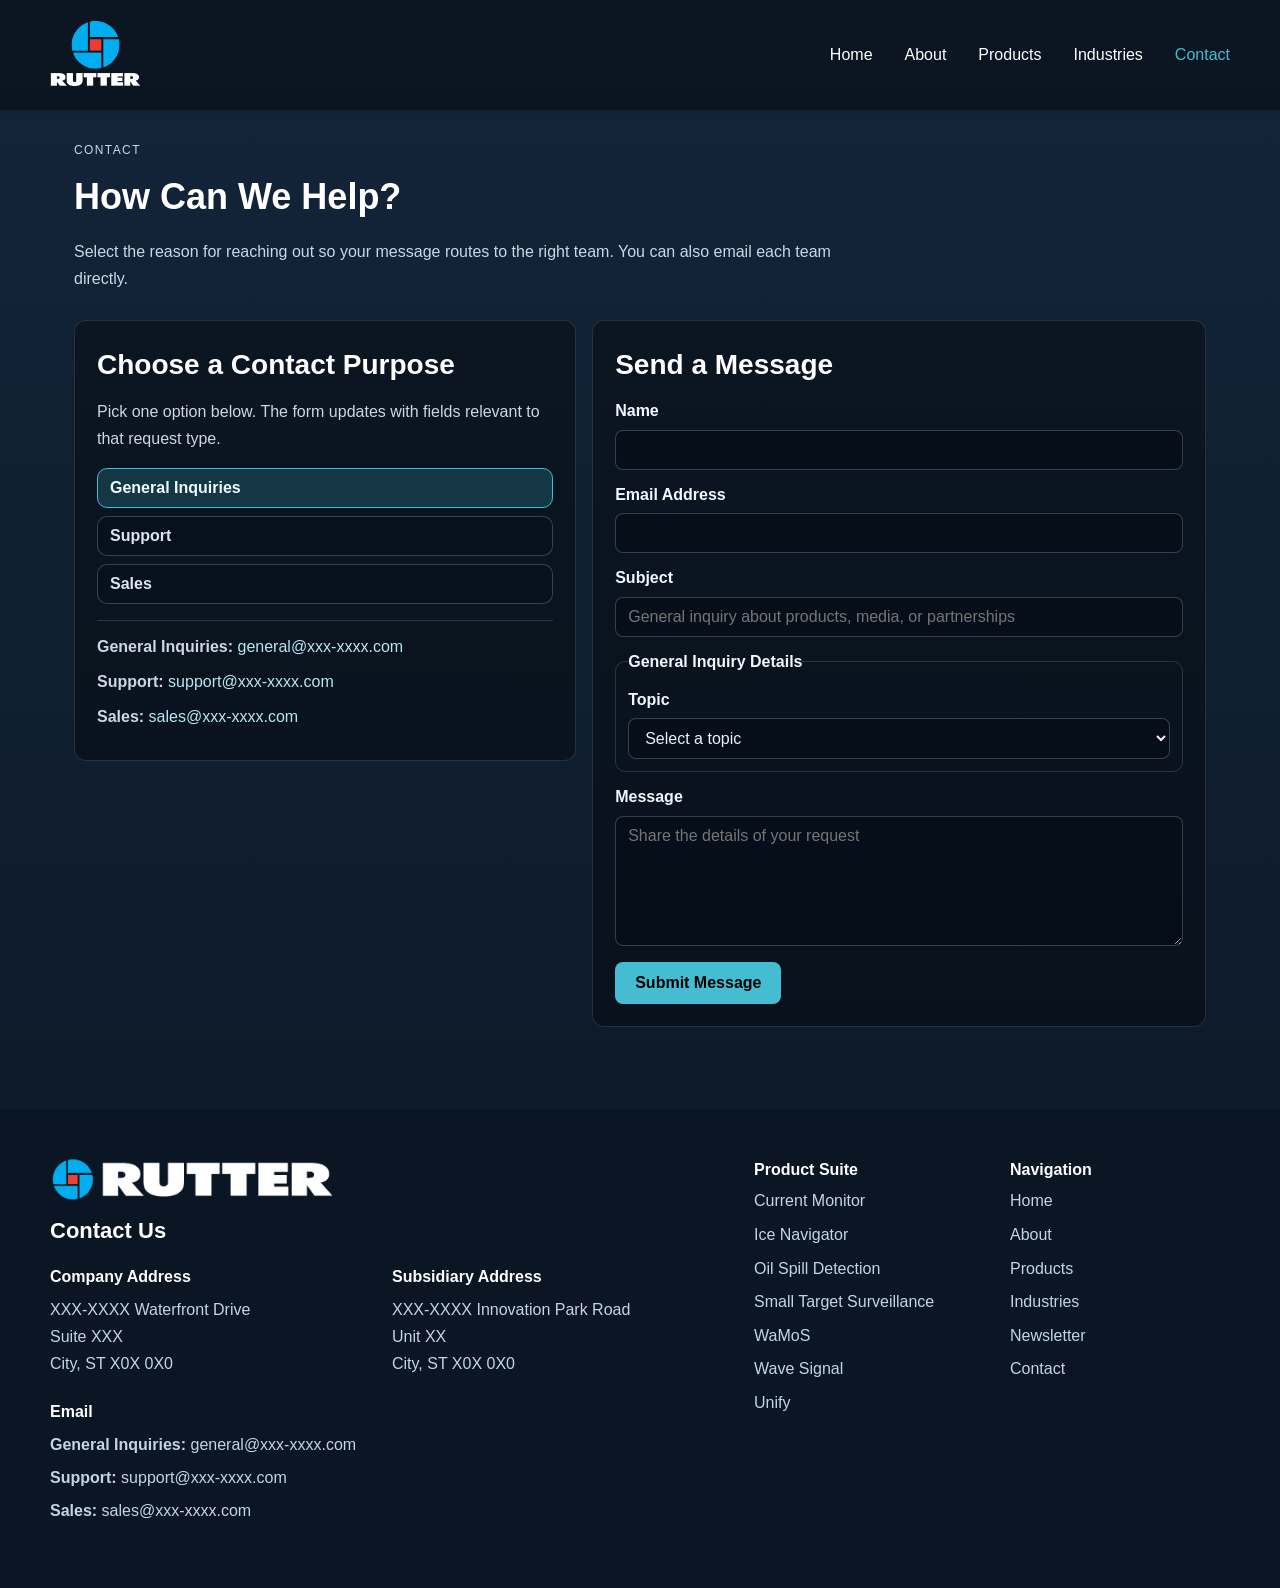
<file: src/pages/contact.html>
﻿<!DOCTYPE html>
<html lang="en">
<head>
    <meta charset="UTF-8">
    <meta name="viewport" content="width=device-width, initial-scale=1.0">
    <title>Contact | Rutter Inc</title>
    <link rel="stylesheet" href="../css/style.css">
    <link rel="stylesheet" href="../css/pages.css">
</head>
<body class="page-shell">
    <div data-component="header" data-base=".."></div>

    <main class="page-main contact-page">
        <section class="page-hero">
            <p class="page-kicker">Contact</p>
            <h1>How Can We Help?</h1>
            <p>Select the reason for reaching out so your message routes to the right team. You can also email each team directly.</p>
        </section>

        <section class="contact-layout" aria-label="Contact options and form">
            <aside class="page-card contact-routing" aria-label="Contact routing options">
                <h2>Choose a Contact Purpose</h2>
                <p>Pick one option below. The form updates with fields relevant to that request type.</p>

                <div class="contact-purpose-picker" role="tablist" aria-label="Contact purposes">
                    <button type="button" class="contact-purpose-btn is-active" data-purpose-target="general" role="tab" aria-selected="true">General Inquiries</button>
                    <button type="button" class="contact-purpose-btn" data-purpose-target="support" role="tab" aria-selected="false">Support</button>
                    <button type="button" class="contact-purpose-btn" data-purpose-target="sales" role="tab" aria-selected="false">Sales</button>
                </div>

                <div class="contact-direct-list" aria-label="Direct email contacts">
                    <p><strong>General Inquiries:</strong> <a href="mailto:general@xxx-xxxx.com">general@xxx-xxxx.com</a></p>
                    <p><strong>Support:</strong> <a href="mailto:support@xxx-xxxx.com">support@xxx-xxxx.com</a></p>
                    <p><strong>Sales:</strong> <a href="mailto:sales@xxx-xxxx.com">sales@xxx-xxxx.com</a></p>
                </div>
            </aside>

            <section class="page-card contact-form-wrap" aria-label="Contact form">
                <h2>Send a Message</h2>

                <form id="contactForm" class="contact-form" action="#" method="post">
                    <input type="hidden" name="purpose" id="contactPurpose" value="general">

                    <div class="form-row">
                        <label for="contactName">Name</label>
                        <input type="text" id="contactName" name="name" autocomplete="name" required>
                    </div>

                    <div class="form-row">
                        <label for="contactEmail">Email Address</label>
                        <input type="email" id="contactEmail" name="email" autocomplete="email" required>
                    </div>

                    <div class="form-row">
                        <label for="contactSubject">Subject</label>
                        <input type="text" id="contactSubject" name="subject" placeholder="Tell us what you need" required>
                    </div>

                    <fieldset class="purpose-panel" data-purpose-panel="general">
                        <legend>General Inquiry Details</legend>
                        <div class="form-row">
                            <label for="generalTopic">Topic</label>
                            <select id="generalTopic" name="general_topic">
                                <option value="">Select a topic</option>
                                <option value="partnership">Partnership</option>
                                <option value="media">Media Request</option>
                                <option value="other">Other</option>
                            </select>
                        </div>
                    </fieldset>

                    <fieldset class="purpose-panel" data-purpose-panel="support" hidden>
                        <legend>Support Details</legend>
                        <div class="form-row">
                            <span class="form-label">Products</span>
                            <div class="support-checkbox-grid" role="group" aria-label="Products needing support">
                                <label class="checkbox-card" for="supportProductCurrentMonitor">
                                    <input type="checkbox" id="supportProductCurrentMonitor" name="support_products" value="current-monitor">
                                    <span>Current Monitor</span>
                                </label>
                                <label class="checkbox-card" for="supportProductIceNavigator">
                                    <input type="checkbox" id="supportProductIceNavigator" name="support_products" value="ice-navigator">
                                    <span>Ice Navigator</span>
                                </label>
                                <label class="checkbox-card" for="supportProductOilSpillDetection">
                                    <input type="checkbox" id="supportProductOilSpillDetection" name="support_products" value="oil-spill-detection">
                                    <span>Oil Spill Detection</span>
                                </label>
                                <label class="checkbox-card" for="supportProductSmallTargetSurveillance">
                                    <input type="checkbox" id="supportProductSmallTargetSurveillance" name="support_products" value="small-target-surveillance">
                                    <span>Small Target Surveillance</span>
                                </label>
                                <label class="checkbox-card" for="supportProductWaMoS">
                                    <input type="checkbox" id="supportProductWaMoS" name="support_products" value="wamos">
                                    <span>WaMoS</span>
                                </label>
                                <label class="checkbox-card" for="supportProductWaveSignal">
                                    <input type="checkbox" id="supportProductWaveSignal" name="support_products" value="wave-signal">
                                    <span>Wave Signal</span>
                                </label>
                                <label class="checkbox-card" for="supportProductUnify">
                                    <input type="checkbox" id="supportProductUnify" name="support_products" value="unify">
                                    <span>Unify</span>
                                </label>
                            </div>
                        </div>
                    </fieldset>

                    <fieldset class="purpose-panel" data-purpose-panel="sales" hidden>
                        <legend>Sales Details</legend>
                        <div class="form-row">
                            <label for="salesCompany">Company</label>
                            <input type="text" id="salesCompany" name="sales_company" autocomplete="organization">
                        </div>
                        <div class="form-row">
                            <label for="salesRegion">Region</label>
                            <input type="text" id="salesRegion" name="sales_region" placeholder="Example: North Atlantic">
                        </div>
                        <div class="form-row">
                            <label for="salesTimeline">Purchase Timeline</label>
                            <select id="salesTimeline" name="sales_timeline">
                                <option value="">Select a timeline</option>
                                <option value="0-3">0 to 3 months</option>
                                <option value="3-6">3 to 6 months</option>
                                <option value="6-12">6 to 12 months</option>
                                <option value="12-plus">12+ months</option>
                            </select>
                        </div>
                    </fieldset>

                    <div class="form-row">
                        <label for="contactMessage">Message</label>
                        <textarea id="contactMessage" name="message" rows="6" placeholder="Share the details of your request" required></textarea>
                    </div>

                    <div class="contact-form-actions">
                        <button type="submit" class="cta-btn cta-btn-primary">Submit Message</button>
                    </div>
                </form>
            </section>
        </section>
    </main>
    <div data-component="footer" data-base=".."></div>

    <script src="../js/components.js"></script>
    <script src="../js/contact.js"></script>
</body>
</html>
</file>
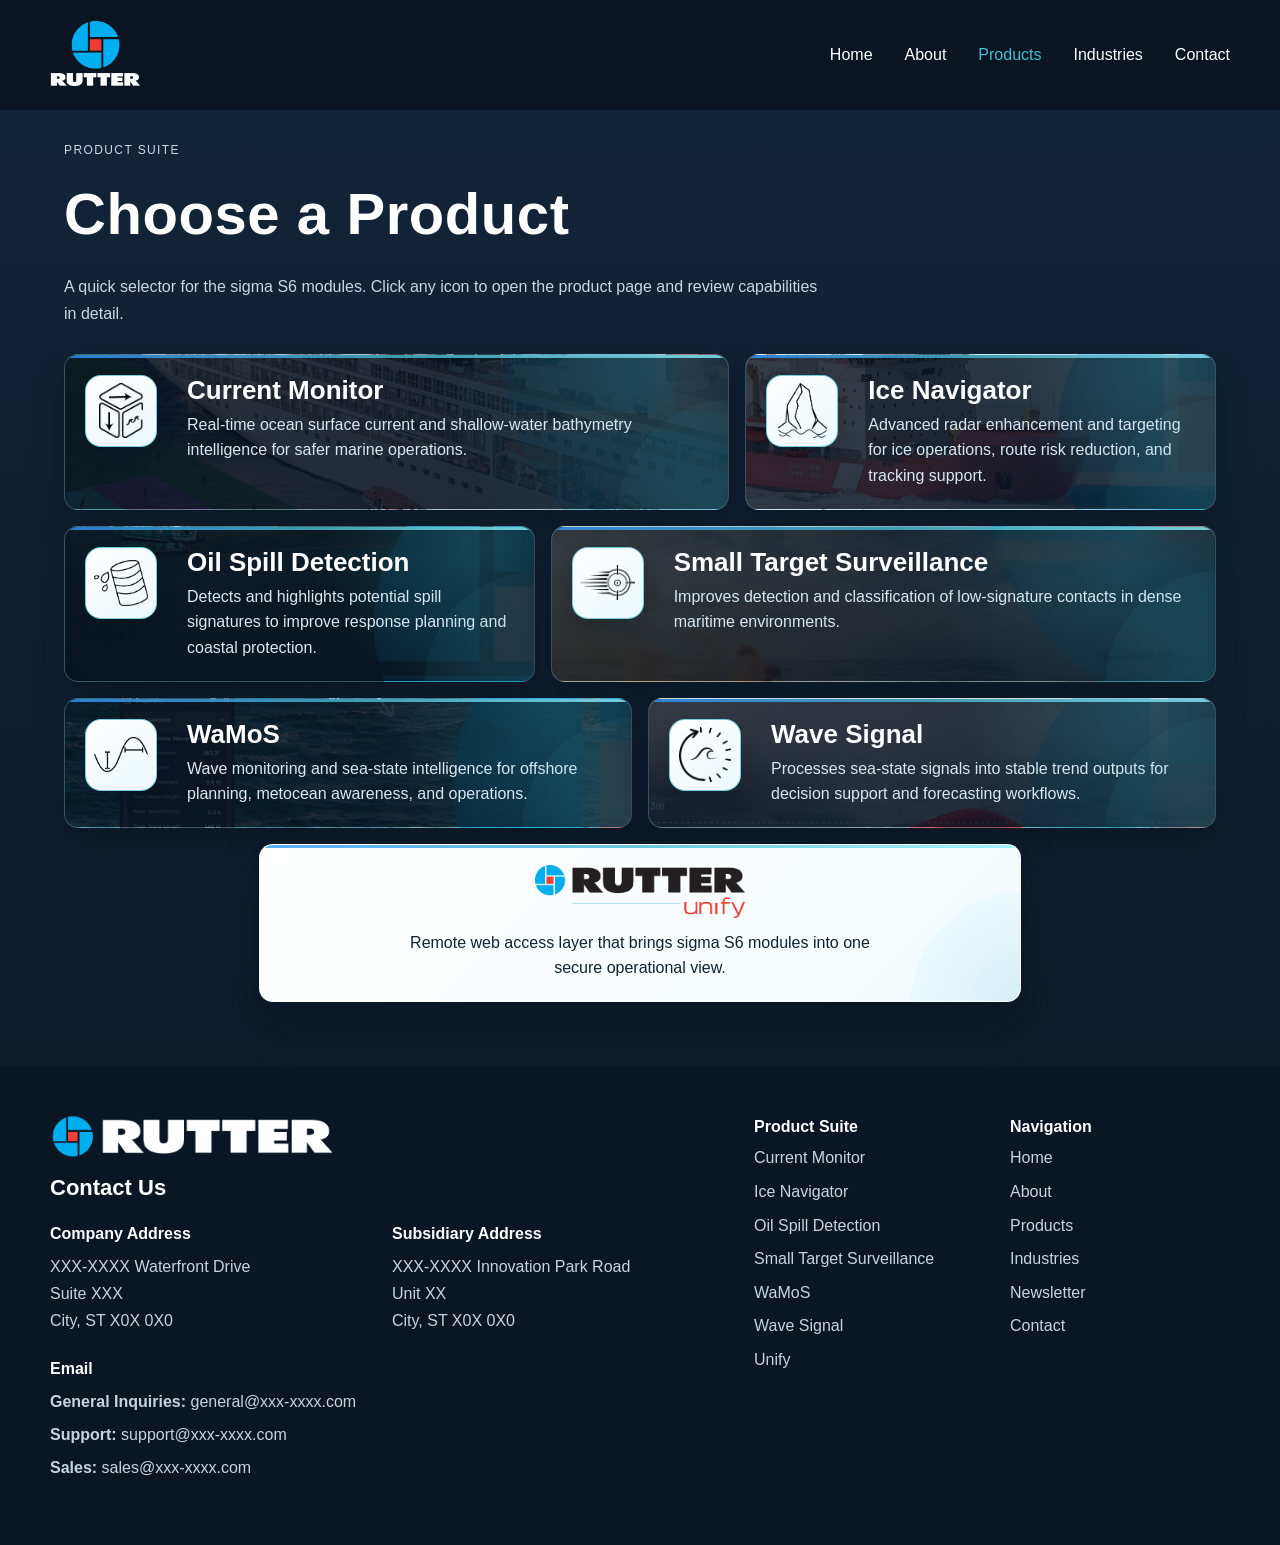
<file: src/pages/products.html>
﻿<!DOCTYPE html>
<html lang="en">
<head>
    <meta charset="UTF-8">
    <meta name="viewport" content="width=device-width, initial-scale=1.0">
    <title>Products | Rutter Inc</title>
    <link rel="stylesheet" href="../css/style.css">
    <link rel="stylesheet" href="../css/pages.css">
</head>
<body class="page-shell">
    <div data-component="header" data-base=".."></div>

    <main class="page-main products-selector-page">
        <section class="page-hero">
            <p class="page-kicker">Product Suite</p>
            <h1>Choose a Product</h1>
            <p>A quick selector for the sigma S6 modules. Click any icon to open the product page and review capabilities in detail.</p>
        </section>

        <section class="selector-grid" aria-label="Product links">
            <article class="selector-card" style="--hero-img: url('../images/Cur-Mon-Hero.png')">
                <a class="selector-icon-link" href="../products/current-monitor.html" aria-label="Open Current Monitor page">
                    <img src="../images/2024-05-27%20current%20monitor%20thicker%20600x600.png" alt="Current Monitor icon" class="selector-icon-img">
                </a>
                <div class="selector-copy">
                    <h2>Current Monitor</h2>
                    <p>Real-time ocean surface current and shallow-water bathymetry intelligence for safer marine operations.</p>
                </div>
            </article>

            <article class="selector-card" style="--hero-img: url('../images/IceNavHero.png')">
                <a class="selector-icon-link" href="../products/ice-navigator.html" aria-label="Open Ice Navigator page">
                    <img src="../images/2024-05-27%20Rutter%20ice%20navLogo%20-%20Thicker%20-%20600x600.png" alt="Ice Navigator icon" class="selector-icon-img">
                </a>
                <div class="selector-copy">
                    <h2>Ice Navigator</h2>
                    <p>Advanced radar enhancement and targeting for ice operations, route risk reduction, and tracking support.</p>
                </div>
            </article>

            <article class="selector-card" style="--hero-img: url('../images/OilHero.png')">
                <a class="selector-icon-link" href="../products/oil-spill-detection.html" aria-label="Open Oil Spill Detection page">
                    <img src="../images/2024-05-27%20Rutter%20OSD%20Logo%20-%20Thicker%20-%20600x600.png" alt="Oil Spill Detection icon" class="selector-icon-img">
                </a>
                <div class="selector-copy">
                    <h2>Oil Spill Detection</h2>
                    <p>Detects and highlights potential spill signatures to improve response planning and coastal protection.</p>
                </div>
            </article>

            <article class="selector-card" style="--hero-img: url('../images/STTHero.png')">
                <a class="selector-icon-link" href="../products/small-target-surveillance.html" aria-label="Open Small Target Surveillance page">
                    <img src="../images/2024-05-27%20Rutter%20STS%20Logo%20-%20Thicker%20-%20600x700.png" alt="Small Target Surveillance icon" class="selector-icon-img">
                </a>
                <div class="selector-copy">
                    <h2>Small Target Surveillance</h2>
                    <p>Improves detection and classification of low-signature contacts in dense maritime environments.</p>
                </div>
            </article>

            <article class="selector-card" style="--hero-img: url('../images/WaMoSHero.png')">
                <a class="selector-icon-link" href="../products/wamos.html" aria-label="Open WaMoS page">
                    <img src="../images/2024-05-27%20Rutter%20WaMoS%20Logo%20-%20Thicker%20-%20600x600.png" alt="WaMoS icon" class="selector-icon-img">
                </a>
                <div class="selector-copy">
                    <h2>WaMoS</h2>
                    <p>Wave monitoring and sea-state intelligence for offshore planning, metocean awareness, and operations.</p>
                </div>
            </article>

            <article class="selector-card" style="--hero-img: url('../images/WaveSigHero.png')">
                <a class="selector-icon-link" href="../products/wave-signal.html" aria-label="Open Wave Signal page">
                    <img src="../images/2024-05-27%20Rutter%20wave%20signal%20Logo%20-%20Thicker%20-%20600x600.png" alt="Wave Signal icon" class="selector-icon-img">
                </a>
                <div class="selector-copy">
                    <h2>Wave Signal</h2>
                    <p>Processes sea-state signals into stable trend outputs for decision support and forecasting workflows.</p>
                </div>
            </article>

            <article class="selector-card selector-card-unify">
                <div class="selector-copy">
                    <a href="../products/unify.html" aria-label="Open Unify page" class="unify-title-link">
                        <img src="../images/Rutter%20Unify%20Logo%20blue%20line%20red%20unify%20no%20tagline.png" alt="Unify logo" class="unify-title-logo">
                    </a>
                    <p>Remote web access layer that brings sigma S6 modules into one secure operational view.</p>
                </div>
            </article>
        </section>
    </main>
    <div data-component="footer" data-base=".."></div>

    <script src="../js/components.js"></script>
</body>
</html>
</file>
<file: src/css/style.css>
/* ==================== */
/* Reset & Normalization */
/* ==================== */
* {
    margin: 0;
    padding: 0;
    box-sizing: border-box;
}

/* ==================== */
/* Root & Variables */
/* ==================== */
:root {
    --primary-color: #007bff;
    --secondary-color: #6c757d;
    --text-color: #333;
    --light-bg: #f8f9fa;
    --border-color: #dee2e6;
    --border-radius: 8px;
    --shadow: 0 2px 8px rgba(0, 0, 0, 0.1);
}

/* ==================== */
/* Body & Page */
/* ==================== */
body {
    font-family: 'Segoe UI', Tahoma, Geneva, Verdana, sans-serif;
    background-color: #17283d;
    color: var(--text-color);
    line-height: 1.6;
    overflow-x: hidden;
}

/* ==================== */
/* Typography */
/* ==================== */
h1 {
    font-size: 36px;
    font-weight: 700;
    margin-bottom: 20px;
    color: var(--text-color);
}

h2 {
    font-size: 28px;
    font-weight: 700;
    margin-bottom: 15px;
    color: var(--text-color);
}

h3 {
    font-size: 22px;
    font-weight: 600;
    margin-bottom: 12px;
    color: var(--text-color);
}

h4 {
    font-size: 18px;
    font-weight: 600;
    margin-bottom: 10px;
    color: var(--text-color);
}

h5, h6 {
    font-size: 16px;
    font-weight: 600;
    margin-bottom: 8px;
    color: var(--text-color);
}

p {
    font-size: 16px;
    margin-bottom: 15px;
    line-height: 1.7;
}

/* ==================== */
/* Links */
/* ==================== */
a {
    color: var(--primary-color);
    text-decoration: none;
    transition: color 0.3s ease;
}

a:hover {
    color: #0056b3;
    text-decoration: underline;
}

/* ==================== */
/* Lists */
/* ==================== */
ul, ol {
    margin-left: 20px;
    margin-bottom: 15px;
}

li {
    margin-bottom: 8px;
}

/* ==================== */
/* Buttons */
/* ==================== */
button, .btn {
    padding: 10px 20px;
    border: none;
    border-radius: var(--border-radius);
    font-size: 16px;
    font-weight: 600;
    cursor: pointer;
    transition: all 0.3s ease;
    background-color: var(--primary-color);
    color: white;
}

button:hover, .btn:hover {
    background-color: #0056b3;
    box-shadow: var(--shadow);
}

/* ==================== */
/* Form Elements */
/* ==================== */
input, textarea, select {
    padding: 10px 12px;
    border: 1px solid var(--border-color);
    border-radius: var(--border-radius);
    font-size: 16px;
    font-family: inherit;
}

input:focus, textarea:focus, select:focus {
    outline: none;
    border-color: var(--primary-color);
    box-shadow: 0 0 0 3px rgba(0, 123, 255, 0.1);
}

/* ==================== */
/* Containers */
/* ==================== */
.container {
    max-width: 1200px;
    margin: 0 auto;
    padding: 0 20px;
}

.section {
    padding: 60px 0;
}

.section-light {
    background-color: var(--light-bg);
}

/* ==================== */
/* Navigation */
/* ==================== */
.main-nav {
    display: flex;
    justify-content: space-between;
    align-items: center;
    position: fixed;
    top: 0;
    left: 0;
    width: 100%;
    z-index: 1000;
    padding: 20px 50px;
    background-color: rgba(0, 0, 0, 0.4);
    box-shadow: var(--shadow);
}

.main-nav .logo {
    font-size: 24px;
    font-weight: 700;
    color: #ffffff;
}

.main-nav .logo-img {
    height: 70px;
    width: auto;
    display: block;
}

.main-nav ul {
    display: flex;
    align-items: center;
    gap: 32px;
    list-style: none;
    margin: 0;
    padding: 0;
}

.main-nav li {
    margin: 0;
}

.main-nav a {
    color: #ffffff;
    text-decoration: none;
    font-weight: 500;
}

.main-nav a:hover {
    color: #e6e6e6;
    text-decoration: none;
}

.main-nav .main-nav-list {
    position: relative;
}

.main-nav a.is-current {
    color: #44bcd1;
}

.nav-products {
    position: relative;
}

.main-nav .products-dropdown {
    position: absolute;
    top: calc(100% + 12px);
    left: 0;
    min-width: 250px;
    display: none;
    flex-direction: column;
    gap: 0;
    margin: 0;
    padding: 8px;
    list-style: none;
    border: 1px solid rgba(255, 255, 255, 0.15);
    border-radius: 12px;
    background-color: rgba(4, 10, 18, 0.94);
    box-shadow: 0 10px 24px rgba(0, 0, 0, 0.35);
}

.main-nav .products-dropdown li {
    margin: 0;
}

.main-nav .products-dropdown a {
    display: block;
    padding: 10px 12px;
    border-radius: 8px;
    color: #e6eef6;
    font-weight: 500;
}

.main-nav .products-dropdown a:hover {
    background-color: rgba(68, 188, 209, 0.18);
    color: #ffffff;
}

.main-nav .nav-products:hover > .products-dropdown,
.main-nav .nav-products:focus-within > .products-dropdown,
.main-nav .nav-products.is-open > .products-dropdown {
    display: flex;
}

/* ==================== */
/* Hero Section */
/* ==================== */
.hero {
    background-image: url('../images/HeroBackground.png');
    background-size: cover;
    background-position: center;
    padding: 140px 50px 100px;
    min-height: 960px;
    display: flex;
    gap: 40px;
}

.hero-kicker {
    text-transform: uppercase;
    letter-spacing: 1.2px;
    font-size: 12px;
    color: #8ed9e8;
    margin-bottom: 10px;
}

.hero h1 {
    color: #ffffff;
    margin-bottom: 14px;
    font-size: clamp(34px, 5vw, 62px);
    line-height: 1;
}

.hero-main p {
    max-width: 56ch;
}

.hero-main {
    flex: 0 0 min(52%, 780px);
}

.content-box {
    flex: 1;
    display: flex;
    flex-direction: column;
    justify-content: center;
    align-items: flex-start;
    color: #ffffff;
}

.hero .content-box:first-child {
    padding-left: 100px;
}

.content-box h2 {
    font-size: 36px;
    margin-bottom: 15px;
    color: #ffffff;
}

.content-box p {
    font-size: 16px;
    line-height: 1.6;
}

.cta-buttons {
    display: flex;
    gap: 12px;
    margin-top: 24px;
}

.cta-btn {
    display: inline-block;
    padding: 12px 20px;
    background-color: #44bcd1;
    color: #000000;
    text-decoration: none;
    font-weight: 700;
    border-radius: 8px;
}

.cta-btn-primary {
    background-color: #44bcd1;
}

.cta-btn-secondary {
    background-color: rgba(255, 255, 255, 0.92);
    color: #0d1a2a;
}

.cta-btn-secondary:hover {
    background-color: #ffffff;
    color: #000000;
}

.cta-btn-text {
    background: transparent;
    border: 1px solid rgba(255, 255, 255, 0.34);
    color: #d9edf7;
}

.cta-btn-text:hover {
    background-color: rgba(255, 255, 255, 0.12);
    color: #ffffff;
}

.cta-btn:hover {
    background-color: #00ffff;
    color: #000000;
    text-decoration: none;
}

/* ==================== */
/* Trusted By */
/* ==================== */
.trusted-by {
    background-color: #0b1624;
    padding: 24px 50px;
}

.home-proof-strip {
    padding: 30px 50px;
    background-color: #102134;
    border-top: 1px solid rgba(255, 255, 255, 0.08);
    border-bottom: 1px solid rgba(255, 255, 255, 0.08);
}

.home-proof-inner {
    max-width: 1280px;
    margin: 0 auto;
    display: grid;
    grid-template-columns: repeat(3, minmax(0, 1fr));
    gap: 16px;
}

.proof-item {
    padding: 8px 18px;
    border-left: 1px solid rgba(255, 255, 255, 0.2);
}

.proof-item:first-child {
    border-left: none;
    padding-left: 0;
}

.proof-item:last-child {
    padding-right: 0;
}

.proof-item h3 {
    color: #ffffff;
    font-size: 19px;
    margin-bottom: 8px;
}

.proof-item p {
    color: #c8d8e8;
    margin: 0;
}

.trusted-by-inner {
    max-width: 1280px;
    margin: 0 auto;
}

.trusted-by h3 {
    color: #ffffff;
    font-size: 20px;
    margin-bottom: 14px;
    text-align: center;
}

.trusted-marquee {
    overflow: hidden;
    width: 100vw;
    margin-left: calc(50% - 50vw);
    margin-right: calc(50% - 50vw);
    border: none;
    border-radius: 0;
    background-color: transparent;
    padding: 14px 0;
}

.trusted-track {
    display: flex;
    width: max-content;
    gap: 20px;
    animation: trusted-scroll 28s linear infinite;
}

.trusted-item {
    display: inline-flex;
    align-items: center;
    justify-content: center;
    min-width: 170px;
    padding: 10px 16px;
    border-radius: 8px;
    background-color: rgba(255, 255, 255, 0.08);
    color: #e6eef6;
    font-weight: 600;
}

@keyframes trusted-scroll {
    from {
        transform: translateX(0);
    }
    to {
        transform: translateX(-50%);
    }
}

/* ==================== */
/* Newsletter */
/* ==================== */
.newsletter-section {
    background-color: #0f1d2d;
    padding: 48px 50px;
}

.newsletter-inner {
    max-width: 1280px;
    margin: 0 auto;
}

.newsletter-section h3 {
    color: #ffffff;
    margin-bottom: 8px;
}

.newsletter-intro {
    color: #cfd8e3;
    margin-bottom: 18px;
}

.newsletter-controls {
    display: flex;
    align-items: center;
    flex-wrap: wrap;
    gap: 10px;
    margin-bottom: 14px;
}

.news-nav {
    padding: 10px 14px;
    border: 1px solid rgba(255, 255, 255, 0.2);
    border-radius: 8px;
    background-color: rgba(0, 0, 0, 0.4);
    color: #ffffff;
    cursor: pointer;
    font-weight: 600;
}

.news-page-indicator {
    color: #b8c9da;
    font-size: 14px;
    margin-left: 6px;
}

.newsletter-carousel {
    display: grid;
    grid-template-columns: repeat(4, minmax(0, 1fr));
    gap: 12px;
    margin-bottom: 16px;
}

.news-card {
    width: 100%;
    text-align: left;
    border: 1px solid rgba(255, 255, 255, 0.12);
    border-radius: 10px;
    background-color: rgba(0, 0, 0, 0.45);
    background-image: url('../images/NewPlaceholder.jpg');
    background-size: cover;
    background-position: center;
    background-blend-mode: multiply;
    color: #e6eef6;
    padding: 14px;
    cursor: pointer;
}

.news-card.is-hidden {
    display: none;
}

.news-card.is-active {
    border-color: #44bcd1;
    background-color: rgba(30, 95, 106, 0.55);
}

.news-card-title {
    display: block;
    font-weight: 700;
    margin-bottom: 8px;
}

.news-card-meta {
    display: block;
    font-size: 13px;
    color: #b8c9da;
}

.newsletter-expanded {
    border: 1px solid rgba(255, 255, 255, 0.12);
    border-radius: 12px;
    background-color: rgba(0, 0, 0, 0.4);
    padding: 18px;
}

.news-expanded-media {
    width: 100%;
    border-radius: 10px;
    overflow: hidden;
    margin-bottom: 12px;
}

.news-expanded-image {
    width: 100%;
    max-height: 240px;
    object-fit: cover;
    display: block;
}

.news-expanded-title {
    color: #ffffff;
    margin-bottom: 6px;
}

.news-expanded-meta {
    color: #9fb7cd;
    font-size: 14px;
    margin-bottom: 10px;
}

.news-expanded-body {
    color: #e0e9f3;
    margin: 0;
}

.news-expanded-body p {
    margin: 0 0 10px;
}

.news-expanded-body p:last-child {
    margin-bottom: 0;
}

/* ==================== */
/* System Diagram Section */
/* ==================== */
.system-section {
    padding: 80px 50px;
    background-color: #0f1e30;
    
    background-size: cover;
    background-position: center;
    background-repeat: no-repeat;
    color: #ffffff;
}

.system-section-inner {
    max-width: 1280px;
    margin: 0 auto;
}

.system-layout {
    display: flex;
    align-items: stretch;
    gap: 24px;
}

.system-copy-box {
    flex: 0 0 34%;
    border: 1px solid rgba(255, 255, 255, 0.12);
    border-radius: 12px;
    background-color: rgba(0, 0, 0, 0.4);
    padding: 24px;
}

.system-section h2 {
    color: #ffffff;
    margin-bottom: 10px;
}

.system-intro {
    max-width: 840px;
    margin-bottom: 24px;
    color: #cfd8e3;
}

.system-map-wrap {
    flex: 1;
    overflow: hidden;
    display: flex;
    justify-content: center;
    align-items: center;
    border: 1px solid rgba(255, 255, 255, 0.12);
    border-radius: 12px;
    background-color: rgba(0, 0, 0, 0.4);
    padding-left: 100px;
    padding-top: 100px;
}

.system-map {
    width: min(100%, 900px);
    min-width: 0;
    height: auto;
    display: block;
    margin: 0 auto;
}

.map-line {
    stroke: #ffffff;
    stroke-width: 3;
    opacity: 0.9;
}

.node {
    stroke-width: 2;
}

.core-node {
    fill: #14273e;
    stroke: #44bcd1;
}

.process-node {
    fill: #1a3250;
    stroke: #44bcd1;
}

.product-node {
    fill: #44bcd1;
    stroke: #44bcd1;
    transition: transform 0.2s ease, opacity 0.2s ease, filter 0.2s ease;
    transform-origin: center;
}

.product-node-icon {
    transition: transform 0.2s ease, opacity 0.2s ease, filter 0.2s ease;
    transform-origin: center;
    transform-box: fill-box;
}

.product-link:hover .product-node,
.product-link:focus .product-node {
    opacity: 0.9;
    transform: scale(1.04);
    filter: brightness(1.08);
}

.product-link:hover .product-node-icon,
.product-link:focus .product-node-icon {
    opacity: 0.92;
    transform: scale(1.5);
    filter: brightness(1.1);
}

.node-label {
    fill: #ffffff;
    font-size: 26px;
    font-weight: 700;
    text-anchor: middle;
}

.node-sub {
    fill: #d9e3ee;
    font-size: 15px;
    text-anchor: middle;
}

.icon-placeholder {
    fill: rgba(255, 255, 255, 0.08);
    stroke: #44bcd1;
    stroke-width: 2;
    stroke-dasharray: 5 4;
}

.icon-placeholder-text {
    fill: #d9e3ee;
    font-size: 12px;
    font-weight: 700;
    text-anchor: middle;
    dominant-baseline: middle;
    letter-spacing: 0.5px;
}

.product-icon-name {
    fill: #d9e3ee;
    font-size: 14px;
    font-weight: 600;
    text-anchor: middle;
}

/* ==================== */
/* Footer Contact */
/* ==================== */
.site-footer {
    background-color: #0b1624;
    padding: 48px 50px;
    color: #e0e9f3;
}

.site-footer-inner {
    max-width: 1280px;
    margin: 0 auto;
    display: flex;
    justify-content: space-between;
    gap: 40px;
}

.footer-contact {
    flex: 1;
}

.footer-brand-logo {
    height: 44px;
    width: auto;
    display: block;
    margin-bottom: 12px;
}

.footer-contact h3 {
    color: #ffffff;
    margin-bottom: 16px;
}

.footer-addresses {
    display: flex;
    gap: 20px;
}

.footer-address {
    flex: 1;
}

.footer-block {
    margin-bottom: 16px;
}

.footer-block h4,
.footer-nav-column h4 {
    color: #ffffff;
    margin-bottom: 6px;
    font-size: 16px;
}

.footer-block p {
    margin-bottom: 6px;
    color: #c4d4e3;
}

.footer-block a,
.footer-nav-column a {
    color: #c4d4e3;
    text-decoration: none;
}

.footer-block a:hover,
.footer-nav-column a:hover {
    color: #44bcd1;
    text-decoration: none;
}

.footer-nav-wrap {
    display: flex;
    gap: 36px;
}

.footer-nav-column {
    min-width: 220px;
}

.footer-nav-column ul {
    list-style: none;
    margin: 0;
    padding: 0;
}

.footer-nav-column li {
    margin-bottom: 8px;
}

/* ==================== */
/* Utility Classes */
/* ==================== */
.text-center {
    text-align: center;
}

.text-left {
    text-align: left;
}

.text-right {
    text-align: right;
}

.mt-1 { margin-top: 10px; }
.mt-2 { margin-top: 20px; }
.mt-3 { margin-top: 30px; }

.mb-1 { margin-bottom: 10px; }
.mb-2 { margin-bottom: 20px; }
.mb-3 { margin-bottom: 30px; }

.p-1 { padding: 10px; }
.p-2 { padding: 20px; }
.p-3 { padding: 30px; }

.shadow {
    box-shadow: var(--shadow);
}

.rounded {
    border-radius: var(--border-radius);
}

/* ==================== */
/* Responsive */
/* ==================== */
@media (max-width: 768px) {
    h1 { font-size: 28px; }
    h2 { font-size: 22px; }
    h3 { font-size: 18px; }

    body {
        font-size: 14px;
    }

    .main-nav {
        padding: 16px 20px;
        flex-direction: column;
        align-items: flex-start;
        gap: 12px;
    }

    .main-nav ul {
        gap: 16px;
        flex-wrap: wrap;
    }

    .products-dropdown {
        position: static;
        min-width: 100%;
        margin-top: 6px;
    }

    .hero {
        padding: 60px 20px;
        min-height: 420px;
        flex-direction: column;
    }

    .hero h1 {
        font-size: 34px;
    }

    .hero-main {
        flex: 1 1 auto;
    }

    .home-proof-strip {
        padding: 24px 20px;
    }

    .home-proof-inner {
        grid-template-columns: 1fr;
    }

    .proof-item,
    .proof-item:first-child,
    .proof-item:last-child {
        border-left: none;
        border-top: 1px solid rgba(255, 255, 255, 0.16);
        padding: 14px 0 0;
    }

    .proof-item:first-child {
        border-top: none;
        padding-top: 0;
    }

    .system-section {
        padding: 60px 20px;
    }

    .trusted-by {
        padding: 20px;
    }

    .newsletter-section {
        padding: 32px 20px;
    }

    .news-card {
        min-height: 120px;
    }

    .newsletter-carousel {
        grid-template-columns: repeat(2, minmax(0, 1fr));
    }

    .system-layout {
        flex-direction: column;
    }

    .system-copy-box {
        flex: 1 1 auto;
    }

    .system-map {
        width: 100%;
        min-width: 0;
    }

    .site-footer {
        padding: 32px 20px;
    }

    .site-footer-inner {
        flex-direction: column;
        gap: 24px;
    }

    .footer-brand-logo {
        height: 36px;
    }

    .footer-addresses {
        flex-direction: column;
        gap: 0;
    }

    .footer-nav-wrap {
        gap: 24px;
        flex-wrap: wrap;
    }

   

    .cta-buttons {
        flex-wrap: wrap;
    }
}
</file>
<file: src/css/pages.css>
/* Shared styles for internal pages and product detail pages */
.page-shell {
    min-height: 100vh;
    background: linear-gradient(180deg, #13253a 0%, #0b1624 100%);
    color: #e0e9f3;
}

.page-main {
    max-width: 1200px;
    margin: 0 auto;
    padding: 140px 24px 64px;
}

.page-hero {
    margin-bottom: 28px;
}

.page-kicker {
    text-transform: uppercase;
    letter-spacing: 1.4px;
    font-size: 12px;
    color: #44bcd1;
    margin-bottom: 8px;
}

.page-hero h1 {
    color: #ffffff;
    margin-bottom: 12px;
}

.page-hero p {
    max-width: 760px;
    color: #c9d7e5;
}

.page-card {
    border: 1px solid rgba(255, 255, 255, 0.12);
    border-radius: 12px;
    background-color: rgba(0, 0, 0, 0.35);
    padding: 22px;
    margin-bottom: 18px;
}

.page-card h2 {
    color: #ffffff;
}

.page-card p,
.page-card li {
    color: #d7e3ee;
}

.breadcrumbs {
    margin-bottom: 20px;
    font-size: 14px;
}

.breadcrumbs a {
    color: #9fdbe7;
    text-decoration: none;
}

.breadcrumbs a:hover {
    color: #c8f4fb;
}

.product-grid {
    display: grid;
    grid-template-columns: repeat(3, minmax(0, 1fr));
    gap: 14px;
}

.product-tile {
    border: 1px solid rgba(255, 255, 255, 0.14);
    border-radius: 12px;
    background-color: rgba(10, 20, 34, 0.8);
    padding: 16px;
    text-decoration: none;
    color: #e6eef6;
    transition: transform 0.2s ease, border-color 0.2s ease;
}

.product-tile:hover {
    transform: translateY(-2px);
    border-color: #44bcd1;
    text-decoration: none;
}

.product-code {
    display: inline-block;
    font-size: 12px;
    font-weight: 700;
    letter-spacing: 1.2px;
    color: #44bcd1;
    margin-bottom: 8px;
}

.quick-links {
    display: flex;
    flex-wrap: wrap;
    gap: 10px;
}

.quick-links a {
    display: inline-block;
    border: 1px solid rgba(255, 255, 255, 0.2);
    border-radius: 8px;
    padding: 8px 12px;
    color: #d5e9f5;
    text-decoration: none;
}

.quick-links a:hover {
    color: #ffffff;
    border-color: #44bcd1;
}

.product-page {
    max-width: 1280px;
    padding-top: 0;
}

.product-hero {
    position: relative;
    min-height: 78vh;
    width: 100vw;
    margin-left: calc(50% - 50vw);
    margin-right: calc(50% - 50vw);
    overflow: hidden;
    background-size: cover;
    background-position: center;
    background-repeat: no-repeat;
}

.product-hero-overlay {
    position: absolute;
    inset: 0;
    background: linear-gradient(180deg, rgba(7, 15, 25, 0.2) 0%, rgba(7, 15, 25, 0.72) 70%, rgba(7, 15, 25, 0.9) 100%);
}

.product-hero-content {
    position: relative;
    z-index: 1;
    height: 100%;
    min-height: 78vh;
    display: flex;
    flex-direction: column;
    justify-content: flex-end;
    align-items: flex-start;
    gap: 12px;
    padding: 32px;
    padding-left: clamp(64px, 10vw, 180px);
}

.product-suite-logo {
    width: clamp(120px, 15vw, 210px);
    height: auto;
}

.product-hero h1 {
    margin: 0;
    color: #ffffff;
    font-size: clamp(34px, 5vw, 64px);
    line-height: 1;
}

.product-hero p {
    margin: 0;
    max-width: 760px;
    color: #d8e7f4;
    font-size: clamp(16px, 1.5vw, 20px);
    line-height: 1.5;
}

.product-hero-actions {
    margin-top: 10px;
}

.product-cta {
    display: inline-block;
    border: 1px solid #44bcd1;
    background-color: rgba(68, 188, 209, 0.15);
    color: #e9f8fb;
    text-decoration: none;
    font-weight: 600;
    border-radius: 8px;
    padding: 10px 14px;
}

.product-cta:hover {
    background-color: rgba(68, 188, 209, 0.3);
    color: #ffffff;
}

.product-cta-secondary {
    border-color: rgba(255, 255, 255, 0.42);
    background-color: rgba(255, 255, 255, 0.08);
}

.product-cta-secondary:hover {
    border-color: #9cdde8;
    background-color: rgba(255, 255, 255, 0.16);
}

.product-doc-actions {
    display: flex;
    gap: 12px;
    flex-wrap: wrap;
    margin-top: 14px;
}

.product-section {
    margin-top: 18px;
    border: 1px solid rgba(255, 255, 255, 0.14);
    border-radius: 14px;
    background-color: rgba(0, 0, 0, 0.35);
    padding: 24px;
}

.product-section h2 {
    color: #ffffff;
    margin-bottom: 14px;
}

.product-feature-grid {
    display: grid;
    grid-template-columns: repeat(3, minmax(0, 1fr));
    gap: 14px;
}

.product-feature-grid-wide {
    grid-template-columns: repeat(2, minmax(0, 1fr));
}

.feature-card {
    border: 1px solid rgba(255, 255, 255, 0.16);
    border-radius: 12px;
    padding: 18px;
    background-color: rgba(8, 18, 30, 0.75);
}

.feature-card h3 {
    color: #ffffff;
    font-size: 19px;
    margin-bottom: 10px;
}

.feature-card p,
.feature-card li {
    color: #d5e3f0;
    margin-bottom: 0;
}

.feature-card ul {
    margin: 0;
    padding-left: 18px;
}

.product-split {
    display: grid;
    grid-template-columns: 1fr 1fr;
    gap: 14px;
}

.product-story {
    display: grid;
    grid-template-columns: 1.05fr 1fr;
    gap: 18px;
    align-items: stretch;
}

.story-media {
    border-radius: 12px;
    overflow: hidden;
    border: 1px solid rgba(255, 255, 255, 0.14);
    min-height: 420px;
}

.story-image {
    width: 100%;
    height: 100%;
    object-fit: cover;
    display: block;
}

.story-copy {
    border: 1px solid rgba(255, 255, 255, 0.16);
    border-radius: 12px;
    background-color: rgba(8, 18, 30, 0.75);
    padding: 18px;
}

.story-highlight {
    font-size: 24px;
    line-height: 1.25;
    color: #b7edf6;
    font-weight: 600;
    margin-bottom: 12px;
}

.product-image-break {
    margin-top: 18px;
    width: 100vw;
    margin-left: calc(50% - 50vw);
    margin-right: calc(50% - 50vw);
    border: none;
    border-radius: 0;
    overflow: hidden;
}

.image-break-asset {
    display: block;
    width: 100%;
    max-height: 380px;
    object-fit: cover;
}

.product-video-section {
    display: grid;
    grid-template-columns: 0.9fr 1.1fr;
    gap: 18px;
    align-items: center;
}

.video-note {
    font-size: 14px;
    color: #aac4d7;
}

.video-note code {
    color: #cfeefa;
}

.video-frame-wrap {
    border-radius: 12px;
    overflow: hidden;
    border: 1px solid rgba(255, 255, 255, 0.15);
    background-color: rgba(6, 14, 24, 0.8);
}

.product-video {
    width: 100%;
    height: auto;
    display: block;
    aspect-ratio: 16 / 9;
    background-color: #050c14;
}

.included-section {
    display: grid;
    grid-template-columns: 0.95fr 1.05fr;
    gap: 18px;
    align-items: start;
}

.included-media {
    border-radius: 12px;
    overflow: hidden;
    border: 1px solid rgba(255, 255, 255, 0.14);
    background-color: rgba(6, 14, 24, 0.85);
}

.included-image {
    width: 100%;
    height: 100%;
    max-height: 520px;
    object-fit: cover;
    display: block;
}

.included-copy {
    border: 1px solid rgba(255, 255, 255, 0.16);
    border-radius: 12px;
    background-color: rgba(8, 18, 30, 0.75);
    padding: 18px;
}

.included-subhead {
    margin-bottom: 10px;
    color: #b7edf6;
    font-weight: 600;
}

.included-copy ul {
    margin: 0;
    padding-left: 18px;
}

.included-copy li {
    margin-bottom: 8px;
}

.current-monitor-hero {
    background-image: url('../images/Cur-Mon-Hero.png');
}

/* Current Monitor uses an editorial layout with minimal chrome. */
.current-monitor-page .product-section,
.current-monitor-page .feature-card,
.current-monitor-page .story-copy,
.current-monitor-page .included-copy {
    border: none;
    background: transparent;
    box-shadow: none;
}

.current-monitor-page .product-section {
    padding: 18px 0;
}

.current-monitor-page .feature-card,
.current-monitor-page .story-copy,
.current-monitor-page .included-copy {
    padding: 0;
}

.current-monitor-page .story-media,
.current-monitor-page .included-media,
.current-monitor-page .product-image-break,
.current-monitor-page .video-frame-wrap {
    border: none;
    background: transparent;
}

.current-monitor-page .product-feature-grid,
.current-monitor-page .product-feature-grid-wide,
.current-monitor-page .product-split {
    gap: 20px;
}

/* Ice Navigator uses the same minimal, non-boxed layout style. */
.ice-navigator-page .product-section,
.ice-navigator-page .feature-card,
.ice-navigator-page .story-copy {
    border: none;
    background: transparent;
    box-shadow: none;
}

.ice-navigator-page .product-section {
    padding: 18px 0;
}

.ice-navigator-page .feature-card,
.ice-navigator-page .story-copy {
    padding: 0;
}

.ice-navigator-page .story-media,
.ice-navigator-page .product-image-break,
.ice-navigator-page .video-frame-wrap,
.ice-navigator-page .view-media {
    border: none;
    background: transparent;
}

.ice-navigator-page .product-feature-grid,
.ice-navigator-page .product-feature-grid-wide,
.ice-navigator-page .product-split {
    gap: 20px;
}

.ice-navigator-hero {
    background-image: url('../images/IceNavHero.png');
}

.oil-spill-hero {
    background-image: url('../images/OilHero.png');
}

.wave-signal-hero {
    background-image: url('../images/WaveSigHero.png');
}

.wamos-hero {
    background-image: url('../images/WaMoSHero.png');
}

.small-target-surveillance-hero {
    background-image: url('../images/STTHero.png');
}

/* Small Target Surveillance uses the same minimal, non-boxed layout style. */
.small-target-surveillance-page .product-section,
.small-target-surveillance-page .feature-card,
.small-target-surveillance-page .story-copy {
    border: none;
    background: transparent;
    box-shadow: none;
}

.small-target-surveillance-page .product-section {
    padding: 18px 0;
}

.small-target-surveillance-page .feature-card,
.small-target-surveillance-page .story-copy {
    padding: 0;
}

.small-target-surveillance-page .story-media,
.small-target-surveillance-page .product-image-break,
.small-target-surveillance-page .video-frame-wrap {
    border: none;
    background: transparent;
}

.small-target-surveillance-page .product-feature-grid,
.small-target-surveillance-page .product-feature-grid-wide,
.small-target-surveillance-page .product-split {
    gap: 20px;
}

/* Wave Signal uses the same minimal, non-boxed layout style. */
.wave-signal-page .product-section,
.wave-signal-page .feature-card,
.wave-signal-page .story-copy,
.wave-signal-page .included-copy {
    border: none;
    background: transparent;
    box-shadow: none;
}

.wave-signal-page .product-section {
    padding: 18px 0;
}

.wave-signal-page .feature-card,
.wave-signal-page .story-copy,
.wave-signal-page .included-copy {
    padding: 0;
}

.wave-signal-page .story-media,
.wave-signal-page .included-media,
.wave-signal-page .product-image-break,
.wave-signal-page .video-frame-wrap {
    border: none;
    background: transparent;
}

.wave-signal-page .product-feature-grid,
.wave-signal-page .product-feature-grid-wide,
.wave-signal-page .product-split {
    gap: 20px;
}

/* WaMoS uses the same minimal, non-boxed layout style. */
.wamos-page .product-section,
.wamos-page .feature-card,
.wamos-page .story-copy,
.wamos-page .included-copy {
    border: none;
    background: transparent;
    box-shadow: none;
}

.wamos-page .product-section {
    padding: 18px 0;
}

.wamos-page .feature-card,
.wamos-page .story-copy,
.wamos-page .included-copy {
    padding: 0;
}

.wamos-page .story-media,
.wamos-page .included-media,
.wamos-page .product-image-break,
.wamos-page .video-frame-wrap {
    border: none;
    background: transparent;
}

.wamos-page .product-feature-grid,
.wamos-page .product-feature-grid-wide,
.wamos-page .product-split {
    gap: 20px;
}

/* Oil Spill Detection follows the same minimal, non-boxed layout style. */
.oil-spill-page .product-section,
.oil-spill-page .feature-card,
.oil-spill-page .story-copy {
    border: none;
    background: transparent;
    box-shadow: none;
}

.oil-spill-page .product-section {
    padding: 18px 0;
}

.oil-spill-page .feature-card,
.oil-spill-page .story-copy {
    padding: 0;
}

.oil-spill-page .story-media,
.oil-spill-page .product-image-break,
.oil-spill-page .video-frame-wrap {
    border: none;
    background: transparent;
}

.oil-spill-page .product-feature-grid,
.oil-spill-page .product-feature-grid-wide,
.oil-spill-page .product-split {
    gap: 20px;
}

.spec-table-wrap {
    overflow-x: auto;
}

.spec-table {
    width: 100%;
    border-collapse: collapse;
    min-width: 720px;
}

.spec-table th,
.spec-table td {
    border: 1px solid rgba(255, 255, 255, 0.2);
    padding: 10px 12px;
    text-align: left;
    vertical-align: top;
    color: #d8e6f3;
}

.spec-table thead th {
    color: #ffffff;
    background-color: rgba(68, 188, 209, 0.18);
}

.spec-table tbody td:first-child {
    width: 34%;
    font-weight: 600;
    color: #eef7ff;
}

.gallery-section {
    padding-bottom: 8px;
}

.gallery-intro {
    color: #b8cedf;
    margin-bottom: 12px;
}

.views-grid {
    display: grid;
    gap: 22px;
}

.view-row {
    display: grid;
    grid-template-columns: 1fr 1fr;
    gap: 16px;
    align-items: start;
}

.view-media {
    border-radius: 12px;
    overflow: hidden;
}

.view-copy h3 {
    color: #ffffff;
    margin-bottom: 10px;
}

.view-copy p {
    margin-bottom: 10px;
    color: #d5e3f0;
}

.view-copy p:last-child {
    margin-bottom: 0;
}

.gallery-grid {
    display: grid;
    grid-template-columns: repeat(2, minmax(0, 1fr));
    gap: 14px;
}

.gallery-image {
    display: block;
    width: 100%;
    border-radius: 12px;
    border: 1px solid rgba(255, 255, 255, 0.15);
    object-fit: cover;
    background-color: rgba(8, 18, 30, 0.8);
}

.products-selector-page .page-hero {
    margin-bottom: 26px;
}

.products-selector-page .page-hero h1 {
    font-size: clamp(34px, 5vw, 58px);
    letter-spacing: 0.01em;
}

.products-selector-page .page-hero p {
    max-width: 760px;
}

.selector-grid {
    display: grid;
    grid-template-columns: repeat(12, minmax(0, 1fr));
    gap: 16px;
}

.selector-card {
    position: relative;
    overflow: hidden;
    grid-column: span 6;
    display: grid;
    grid-template-columns: 84px 1fr;
    gap: 18px;
    align-items: start;
    border: 1px solid rgba(145, 202, 232, 0.3);
    border-radius: 14px;
    padding: 20px;
    background:
        radial-gradient(circle at 88% 10%, rgba(68, 188, 209, 0.22), transparent 36%),
        linear-gradient(135deg, rgba(7, 16, 28, 0.80) 0%, rgba(9, 22, 38, 0.90) 100%),
        var(--hero-img, none);
    background-size: auto, auto, cover;
    background-position: top right, center, center right;
    background-repeat: no-repeat, no-repeat, no-repeat;
    box-shadow: 0 14px 30px rgba(3, 11, 18, 0.34);
    transition: transform 0.25s ease, border-color 0.25s ease, box-shadow 0.25s ease;
}

.selector-card::before {
    content: '';
    position: absolute;
    left: 0;
    right: 0;
    top: 0;
    height: 3px;
    background: linear-gradient(90deg, #2f97ff, #44bcd1, #8deffd);
    opacity: 0.8;
}

.selector-card::after {
    content: '';
    position: absolute;
    inset: auto -120px -120px auto;
    width: 230px;
    height: 230px;
    border-radius: 50%;
    background: radial-gradient(circle, rgba(68, 188, 209, 0.18), rgba(68, 188, 209, 0));
    pointer-events: none;
}

.selector-card:hover {
    transform: translateY(-4px);
    border-color: rgba(124, 225, 244, 0.7);
    box-shadow: 0 20px 38px rgba(2, 10, 19, 0.46);
    background:
        radial-gradient(circle at 88% 10%, rgba(68, 188, 209, 0.28), transparent 36%),
        linear-gradient(135deg, rgba(7, 16, 28, 0.70) 0%, rgba(9, 22, 38, 0.82) 100%),
        var(--hero-img, none);
    background-size: auto, auto, cover;
    background-position: top right, center, center right;
    background-repeat: no-repeat, no-repeat, no-repeat;
}

.selector-card:nth-child(1),
.selector-card:nth-child(4) {
    grid-column: span 7;
}

.selector-card:nth-child(2),
.selector-card:nth-child(3) {
    grid-column: span 5;
}

.selector-card:nth-child(5),
.selector-card:nth-child(6) {
    grid-column: span 6;
}

.selector-grid .selector-card:last-child {
    grid-column: 3 / span 8;
    justify-self: center;
    width: 100%;
}

.selector-card-unify {
    grid-template-columns: 1fr;
    text-align: center;
    justify-items: center;
    background: linear-gradient(135deg, #ffffff 0%, #f3fbff 100%);
    border-color: rgba(255, 255, 255, 0.92);
    box-shadow: 0 20px 40px rgba(4, 12, 20, 0.35);
}

.unify-title-link {
    display: inline-flex;
    justify-content: center;
    align-items: center;
    width: 100%;
    margin-bottom: 12px;
}

.unify-title-logo {
    width: min(210px, 100%);
    height: auto;
    display: block;
}

.selector-card-unify .selector-copy p {
    max-width: 480px;
    margin: 0 auto;
    color: #0e2431;
}

.selector-icon-link {
    width: 72px;
    height: 72px;
    border-radius: 16px;
    border: 1px solid rgba(68, 188, 209, 0.7);
    color: #44bcd1;
    text-decoration: none;
    display: inline-flex;
    align-items: center;
    justify-content: center;
    font-weight: 700;
    letter-spacing: 1px;
    background: linear-gradient(145deg, #ffffff 0%, #eaf8fc 100%);
    box-shadow: inset 0 1px 0 rgba(255, 255, 255, 0.8), 0 8px 16px rgba(4, 18, 30, 0.25);
    transition: transform 0.22s ease, border-color 0.22s ease, box-shadow 0.22s ease;
}

.selector-icon-link:hover {
    color: #0f3040;
    border-color: #6de2f6;
    background-color: #f2fdff;
    transform: translateY(-2px) scale(1.02);
    box-shadow: inset 0 1px 0 rgba(255, 255, 255, 0.9), 0 12px 20px rgba(3, 15, 24, 0.28);
}

.selector-icon-img {
    width: 78%;
    height: 78%;
    object-fit: contain;
    display: block;
}

.selector-copy h2 {
    margin: 0 0 6px;
    color: #ffffff;
    font-size: clamp(20px, 2.2vw, 26px);
    line-height: 1.2;
}

.selector-copy p {
    margin: 0;
    color: #d7e7f4;
    line-height: 1.6;
}

.industries-page {
    max-width: 1280px;
    padding-top: 0;
}

.industries-hero {
    position: relative;
    min-height: 66vh;
    width: 100vw;
    margin-left: calc(50% - 50vw);
    margin-right: calc(50% - 50vw);
    background-image: url('../images/Boat.gif');
    background-size: cover;
    background-position: center;
    background-repeat: no-repeat;
}

.industries-hero-overlay {
    position: absolute;
    inset: 0;
    background: linear-gradient(180deg, rgba(7, 15, 25, 0.22) 0%, rgba(7, 15, 25, 0.72) 68%, rgba(7, 15, 25, 0.92) 100%);
}

.industries-hero-content {
    position: relative;
    z-index: 1;
    min-height: 66vh;
    display: flex;
    flex-direction: column;
    justify-content: flex-end;
    align-items: flex-start;
    gap: 12px;
    padding: 32px;
    padding-left: clamp(64px, 10vw, 180px);
}

.industries-hero-content h1 {
    margin: 0;
    font-size: clamp(34px, 5vw, 62px);
    line-height: 1;
    color: #ffffff;
}

.industries-hero-content p {
    margin: 0;
    max-width: 820px;
    color: #d4e5f4;
    font-size: clamp(16px, 1.4vw, 20px);
}

.industries-section {
    margin-top: 42px;
}

.industries-section h2 {
    color: #ffffff;
    margin-bottom: 12px;
}

.industries-grid {
    display: flex;
    flex-direction: column;
    gap: 30px;
}

.industry-card {
    display: grid;
    grid-template-columns: 320px 1fr;
    grid-template-rows: auto auto;
    align-items: stretch;
    border: none;
    border-radius: 0;
    background: transparent;
}

.industry-card:nth-child(even) {
    grid-template-columns: 1fr 320px;
}

.industry-image {
    grid-column: 1;
    grid-row: 1 / span 2;
    width: 100%;
    height: 220px;
    object-fit: cover;
    display: block;
    border: 1px solid rgba(255, 255, 255, 0.18);
    border-radius: 10px;
}

.industry-card:nth-child(even) .industry-image {
    grid-column: 2;
}

.industry-card h3,
.industry-card p {
    grid-column: 2;
    padding: 0 16px;
}

.industry-card:nth-child(even) h3,
.industry-card:nth-child(even) p {
    grid-column: 1;
}

.industry-card h3 {
    margin-top: 12px;
    margin-bottom: 8px;
    color: #ffffff;
}

.industry-card p {
    margin-bottom: 14px;
    color: #d2dfec;
}

.project-scaffold p {
    color: #bfd2e5;
}

.spotlight-grid {
    display: grid;
    grid-template-columns: repeat(3, minmax(0, 1fr));
    gap: 14px;
    margin-top: 18px;
}

.spotlight-card {
    border: none;
    border-radius: 0;
    padding: 10px 0;
    background: transparent;
}

.spotlight-card h3 {
    color: #b7edf6;
    margin-bottom: 6px;
}

.spotlight-card p {
    color: #d2dfec;
}

.has-reveal-motion .industries-page .industry-image,
.has-reveal-motion .industries-page .industry-card h3,
.has-reveal-motion .industries-page .industry-card p {
    opacity: 0;
    transition: opacity 0.75s ease, transform 0.75s ease;
}

.has-reveal-motion .industries-page .industry-image {
    transform: translateX(-44px);
}

.has-reveal-motion .industries-page .industry-card:nth-child(even) .industry-image {
    transform: translateX(44px);
}

.has-reveal-motion .industries-page .industry-card h3,
.has-reveal-motion .industries-page .industry-card p {
    transform: translateY(18px);
}

.has-reveal-motion .industries-page .industry-card.is-visible .industry-image,
.has-reveal-motion .industries-page .industry-card.is-visible h3,
.has-reveal-motion .industries-page .industry-card.is-visible p {
    opacity: 1;
    transform: translate(0, 0);
}

.has-reveal-motion .industries-page .industry-card.is-visible p {
    transition-delay: 0.08s;
}

@media (max-width: 900px) {
    .product-grid {
        grid-template-columns: repeat(2, minmax(0, 1fr));
    }

    .product-feature-grid {
        grid-template-columns: repeat(2, minmax(0, 1fr));
    }

    .product-split {
        grid-template-columns: 1fr;
    }

    .product-story,
    .product-video-section,
    .included-section {
        grid-template-columns: 1fr;
    }

    .story-media {
        min-height: 320px;
    }

    .gallery-grid {
        grid-template-columns: 1fr;
    }

    .selector-grid {
        grid-template-columns: 1fr;
    }

    .selector-card,
    .selector-card:nth-child(1),
    .selector-card:nth-child(2),
    .selector-card:nth-child(3),
    .selector-card:nth-child(4),
    .selector-card:nth-child(5),
    .selector-card:nth-child(6),
    .selector-grid .selector-card:last-child {
        grid-column: 1;
    }

    .selector-grid .selector-card:last-child {
        justify-self: stretch;
    }

    .view-row {
        grid-template-columns: 1fr;
    }

    .spotlight-grid {
        grid-template-columns: repeat(2, minmax(0, 1fr));
    }

    .industry-card,
    .industry-card:nth-child(even) {
        grid-template-columns: 260px 1fr;
    }
}

@media (max-width: 768px) {
    .page-main {
        padding-top: 170px;
    }

    .product-hero,
    .product-hero-content {
        min-height: 64vh;
    }

    .product-hero-content {
        padding: 22px;
    }

    .product-grid {
        grid-template-columns: 1fr;
    }

    .product-page {
        padding-top: 0;
    }

    .product-feature-grid,
    .product-feature-grid-wide {
        grid-template-columns: 1fr;
    }

    .product-section {
        padding: 18px;
    }

    .industries-hero,
    .industries-hero-content {
        min-height: 54vh;
    }
}

/* ======================== */
/* About Page               */
/* ======================== */

.about-page {
    padding-top: 0;
    padding-bottom: 0;
}

/* ---- About hero ---- */
.about-hero {
    position: relative;
    min-height: 86vh;
    width: 100vw;
    margin-left: calc(50% - 50vw);
    margin-right: calc(50% - 50vw);
    overflow: hidden;
    background-image: url('../images/About-hero.jpg');
    background-size: cover;
    background-position: center;
    background-repeat: no-repeat;
    display: flex;
    align-items: flex-end;
}

.about-hero-overlay {
    position: absolute;
    inset: 0;
    background: linear-gradient(
        180deg,
        rgba(7, 15, 25, 0.15) 0%,
        rgba(7, 15, 25, 0.55) 55%,
        rgba(7, 15, 25, 0.92) 100%
    );
}

.about-hero-content {
    position: relative;
    z-index: 1;
    max-width: 800px;
    padding: 0 clamp(32px, 8vw, 140px) 72px;
}

.about-hero-content h1 {
    color: #ffffff;
    font-size: clamp(30px, 4.5vw, 58px);
    line-height: 1.1;
    margin-bottom: 18px;
}

.about-hero-content p {
    color: #d0e3f0;
    font-size: clamp(15px, 1.5vw, 18px);
    line-height: 1.65;
    margin: 0;
    max-width: 640px;
}

/* ---- About intro section ---- */
.about-intro {
    padding: 80px 0 72px;
}

.about-intro-inner {
    max-width: 1060px;
    margin: 0 auto;
    padding: 0 24px;
}

.about-intro-lead {
    max-width: 760px;
    margin-bottom: 60px;
}

.about-intro-lead h2 {
    color: #ffffff;
    font-size: 28px;
    margin-bottom: 18px;
}

.about-intro-lead p {
    color: #b8cfe4;
    font-size: 16px;
    line-height: 1.75;
    margin-bottom: 14px;
}

.about-intro-lead p:last-child {
    margin-bottom: 0;
}

/* Pillar grid */
.about-intro-pillars {
    display: grid;
    grid-template-columns: repeat(2, 1fr);
    gap: 20px;
    margin-bottom: 60px;
}

.about-pillar {
    background: rgba(255, 255, 255, 0.04);
    border: 1px solid rgba(255, 255, 255, 0.09);
    border-radius: 12px;
    padding: 24px 26px;
    transition: border-color 0.2s ease;
}

.about-pillar:hover {
    border-color: rgba(68, 188, 209, 0.45);
}

.about-pillar-header {
    display: flex;
    align-items: center;
    gap: 10px;
    margin-bottom: 10px;
}

.about-pillar-icon {
    color: #44bcd1;
    font-size: 12px;
    flex-shrink: 0;
}

.about-pillar h3 {
    color: #ffffff;
    font-size: 16px;
    margin: 0;
}

.about-pillar p {
    color: rgba(255, 255, 255, 0.55);
    font-size: 14px;
    line-height: 1.65;
    margin: 0;
}

/* Stats bar */
.about-stats {
    display: grid;
    grid-template-columns: repeat(4, 1fr);
    gap: 2px;
    border-radius: 12px;
    overflow: hidden;
    border: 1px solid rgba(255, 255, 255, 0.09);
}

.about-stat {
    background: rgba(255, 255, 255, 0.04);
    padding: 28px 20px;
    text-align: center;
}

.about-stat-number {
    display: block;
    font-size: 40px;
    font-weight: 700;
    color: #44bcd1;
    line-height: 1;
    margin-bottom: 8px;
}

.about-stat-label {
    display: block;
    font-size: 13px;
    color: rgba(255, 255, 255, 0.5);
    text-transform: uppercase;
    letter-spacing: 0.08em;
}

/* ======================== */
/* Leadership Section       */
/* ======================== */

.leadership-section {
    padding: 72px 0 60px;
}

.leadership-section-inner {
    max-width: 1120px;
    margin: 0 auto;
    padding: 0 24px;
}

.leadership-heading {
    text-align: center;
    margin-bottom: 64px;
}

.leadership-heading h2 {
    color: #ffffff;
    font-size: 32px;
    margin-bottom: 12px;
}

.leadership-heading p {
    color: rgba(255, 255, 255, 0.5);
    font-size: 16px;
    margin: 0;
}

.leadership-list {
    display: flex;
    flex-direction: column;
}

.leadership-item {
    display: grid;
    grid-template-columns: 280px 1fr;
    gap: 48px;
    align-items: start;
    padding: 48px 0;
    border-bottom: 1px solid rgba(255, 255, 255, 0.08);
}

.leadership-item:last-child {
    border-bottom: none;
}

.leadership-image {
    width: 100%;
    height: auto;
    object-fit: contain;
    object-position: center;
}

.leadership-info {
    padding: 0;
    display: flex;
    flex-direction: column;
    justify-content: flex-start;
}

.leadership-item h3 {
    color: #ffffff;
    font-size: 18px;
    margin: 0 0 6px 0;
    line-height: 1.3;
}

.leadership-title {
    color: #44bcd1;
    font-size: 13px;
    font-weight: 600;
    letter-spacing: 0.08em;
    text-transform: uppercase;
    margin: 0 0 14px 0;
}

.leadership-item p {
    color: rgba(255, 255, 255, 0.6);
    font-size: 14px;
    line-height: 1.65;
    margin: 0 0 11px 0;
}

.leadership-item p:last-child {
    margin-bottom: 0;
}

/* ======================== */
/* Timeline Section         */
/* ======================== */

.timeline-section {
    position: relative;
    overflow: hidden;
    width: 100vw;
    margin-left: calc(50% - 50vw);
    margin-right: calc(50% - 50vw);
    background:
        radial-gradient(circle at 10% 12%, rgba(68, 188, 209, 0.18), transparent 36%),
        radial-gradient(circle at 88% 82%, rgba(0, 123, 255, 0.2), transparent 34%),
        linear-gradient(180deg, #081626 0%, #0b1a2d 100%);
    padding: 80px 20px 100px;
}

.timeline-section::before,
.timeline-section::after {
    content: '';
    position: absolute;
    border-radius: 50%;
    pointer-events: none;
    filter: blur(1px);
}

.timeline-section::before {
    width: 460px;
    height: 460px;
    top: -230px;
    right: -120px;
    background: radial-gradient(circle, rgba(68, 188, 209, 0.2) 0%, rgba(68, 188, 209, 0) 70%);
}

.timeline-section::after {
    width: 420px;
    height: 420px;
    bottom: -260px;
    left: -140px;
    background: radial-gradient(circle, rgba(0, 123, 255, 0.24) 0%, rgba(0, 123, 255, 0) 70%);
}

.timeline-section-inner {
    position: relative;
    z-index: 1;
    max-width: 960px;
    margin: 0 auto;
}

.timeline-heading-block {
    text-align: center;
    margin-bottom: 72px;
}

.timeline-heading-block h2 {
    color: #ffffff;
    font-size: 32px;
    margin-bottom: 10px;
    letter-spacing: 0.02em;
    text-shadow: 0 6px 20px rgba(0, 0, 0, 0.5);
}

.timeline-sub {
    max-width: 760px;
    margin: 0 auto;
    color: rgba(226, 241, 255, 0.78);
    font-size: 16px;
    line-height: 1.65;
}

/* ---- Core timeline layout ---- */
/*
  Desktop layout (≥ 680px):
    Left item:  [CARD] —branch(56px)— [NODE on spine at 50%]
    Right item: [NODE on spine at 50%] —branch(56px)— [CARD]

  Item width = calc(50% - 56px) so right edge (left) / left edge (right) sits 56px away from center spine.
  Node is 14px wide; its centre lands exactly on the 50% spine line.
  Branch width = 56px, transforms scaleX from the spine outward.
*/

.timeline {
    --timeline-spine-start: 214px;
    position: relative;
    padding: 28px 0 18px;
}

.timeline-origin {
    position: relative;
    width: min(620px, calc(100% - 48px));
    margin: 0 auto 56px;
    z-index: 4;
}

.timeline-origin-card {
    position: relative;
    overflow: hidden;
    text-align: center;
    background: linear-gradient(145deg, rgba(36, 74, 102, 0.98), rgba(20, 48, 74, 0.98));
    border: 2px solid rgba(255, 215, 0, 0.38);
    border-radius: 16px;
    padding: 26px 28px;
    box-shadow: 0 14px 34px rgba(255, 215, 0, 0.14), 0 0 28px rgba(68, 188, 209, 0.14);
}

.timeline-origin-card::before {
    content: '';
    position: absolute;
    left: 0;
    right: 0;
    top: 0;
    height: 4px;
    background: linear-gradient(90deg, #ffd700, #44bcd1);
}

.timeline-origin .timeline-year {
    background: rgba(255, 215, 0, 0.24);
    border-color: rgba(255, 215, 0, 0.58);
    color: #ffe484;
}

.timeline-origin h3 {
    color: #ffffff;
    font-size: 22px;
    margin: 0 0 8px;
    line-height: 1.25;
}

.timeline-origin p {
    margin: 0;
    color: rgba(235, 244, 252, 0.9);
    line-height: 1.65;
}

.timeline-origin::after {
    content: '';
    position: absolute;
    left: 50%;
    top: 100%;
    width: 4px;
    height: 46px;
    transform: translateX(-50%);
    border-radius: 2px;
    background: linear-gradient(to bottom, rgba(255, 215, 0, 0.85), rgba(68, 188, 209, 0.72));
    box-shadow: 0 0 18px rgba(68, 188, 209, 0.35);
}

/* Ghost track — full height, very faint */
.timeline::before {
    content: '';
    position: absolute;
    left: 50%;
    top: var(--timeline-spine-start);
    bottom: 0;
    width: 3px;
    transform: translateX(-50%);
    background: linear-gradient(to bottom, rgba(68, 188, 209, 0.28), rgba(255, 255, 255, 0.12));
    border-radius: 2px;
    box-shadow: 0 0 20px rgba(68, 188, 209, 0.2);
    pointer-events: none;
}

/* Animated spine wrapper — same position as ghost track */
.timeline-spine-track {
    position: absolute;
    left: 50%;
    top: var(--timeline-spine-start);
    width: 4px;
    height: calc(100% - var(--timeline-spine-start));
    transform: translateX(-50%);
    pointer-events: none;
    z-index: 1;
}

/* The element whose height JS drives */
.timeline-spine {
    width: 100%;
    height: 0;
    background: linear-gradient(to bottom, #2f97ff 0%, #44bcd1 55%, #6fe7ff 100%);
    border-radius: 4px;
    box-shadow: 0 0 18px rgba(68, 188, 209, 0.45), 0 0 26px rgba(47, 151, 255, 0.28);
}

/* ---- Timeline item rows ---- */
.timeline-item {
    position: relative;
    width: calc(50% - 56px);
    margin-bottom: 72px;
}

/* Right-side items sit past the spine */
.timeline-item.tl-right {
    left: calc(50% + 56px);
}

/* ---- Node (dot on the spine) ---- */
.timeline-node {
    position: absolute;
    top: 22px;
    width: 16px;
    height: 16px;
    border-radius: 50%;
    background: radial-gradient(circle at 30% 30%, #c7ebff 0%, #44bcd1 40%, #007bff 100%);
    border: 3px solid #0c1929;
    box-shadow: 0 0 0 3px rgba(0, 123, 255, 0.35), 0 0 18px rgba(68, 188, 209, 0.42);
    z-index: 3;
    opacity: 0;
    transform: scale(0);
    transition: opacity 0.2s ease,
                transform 0.38s cubic-bezier(0.34, 1.56, 0.64, 1);
}

/* Left item: node left-edge = item-right + 49px  →  centre = item-right + 56px = spine */
.tl-left .timeline-node {
    left: calc(100% + 49px);
}

/* Right item: node right-edge = item-left − 49px  →  centre = item-left − 56px = spine  */
.tl-right .timeline-node {
    right: calc(100% + 49px);
}

/* ---- Branch line (horizontal connector) ---- */
.timeline-branch {
    position: absolute;
    top: 28px;          /* vertically centred on the node */
    width: 56px;
    height: 3px;
    z-index: 2;
    transform: scaleX(0);
    transition: transform 0.38s ease;
}

/* Left item: branch sits to the RIGHT of the card, grows from spine (right) toward card */
.tl-left .timeline-branch {
    left: 100%;
    background: linear-gradient(to left, #007bff, #44bcd1);
    transform-origin: right;
}

/* Right item: branch sits to the LEFT of the card, grows from spine (left) toward card */
.tl-right .timeline-branch {
    right: 100%;
    background: linear-gradient(to right, #007bff, #44bcd1);
    transform-origin: left;
}

/* ---- Info card ---- */
.timeline-card {
    position: relative;
    overflow: hidden;
    background: linear-gradient(145deg, rgba(255, 255, 255, 0.08), rgba(17, 36, 56, 0.55));
    border: 1px solid rgba(150, 205, 242, 0.24);
    border-radius: 14px;
    padding: 24px 26px;
    box-shadow: 0 14px 36px rgba(2, 9, 17, 0.45), inset 0 1px 0 rgba(255, 255, 255, 0.12);
    backdrop-filter: blur(4px);
    opacity: 0;
    transition: opacity 0.38s ease 0.36s,
                transform 0.38s ease 0.36s;
}

.timeline-card::before {
    content: '';
    position: absolute;
    top: 0;
    left: 0;
    right: 0;
    height: 3px;
    background: linear-gradient(90deg, #2f97ff, #44bcd1, #8bf2ff);
    opacity: 0.92;
}

.timeline-card::after {
    content: '';
    position: absolute;
    top: -24%;
    right: -16%;
    width: 42%;
    height: 190%;
    background: linear-gradient(180deg, rgba(255, 255, 255, 0.2), rgba(255, 255, 255, 0));
    transform: rotate(12deg);
    opacity: 0.16;
    pointer-events: none;
}

.tl-left .timeline-card  { transform: translateX(-16px); }
.tl-right .timeline-card { transform: translateX(16px);  }

.timeline-item.is-active .timeline-card {
    box-shadow: 0 18px 42px rgba(1, 9, 18, 0.55), 0 0 0 1px rgba(120, 203, 230, 0.1), inset 0 1px 0 rgba(255, 255, 255, 0.16);
}

.timeline-item:hover .timeline-card {
    transform: translateY(-3px);
}

.timeline-year {
    display: inline-block;
    background: rgba(0, 123, 255, 0.22);
    color: #93cbff;
    border: 1px solid rgba(88, 178, 247, 0.6);
    font-size: 11px;
    font-weight: 700;
    letter-spacing: 0.09em;
    text-transform: uppercase;
    padding: 5px 11px;
    border-radius: 20px;
    margin-bottom: 10px;
}

.timeline-card h3 {
    color: #ffffff;
    font-size: 19px;
    margin-bottom: 8px;
    line-height: 1.35;
}

.timeline-card p {
    color: rgba(229, 239, 248, 0.82);
    font-size: 14px;
    line-height: 1.65;
    margin: 0;
}

/* ---- Active state (added by JS) ---- */
.timeline-item.is-active .timeline-node {
    opacity: 1;
    transform: scale(1);
}

.timeline-item.is-active .timeline-branch {
    transform: scaleX(1);
}

.timeline-item.is-active .timeline-card {
    opacity: 1;
    transform: translateX(0);
}

/* ---- Major Milestone styling ---- */
/* Enhanced visual treatment for significant company milestones */
.timeline-item.tl-major-milestone .timeline-node {
    width: 24px;
    height: 24px;
    background: linear-gradient(135deg, #ffd700, #ffed4e);
    border: 3px solid #0c1929;
    box-shadow: 0 0 0 3px rgba(255, 215, 0, 0.5),
                0 0 20px rgba(255, 215, 0, 0.3);
    animation: timeline-pulse 2.4s ease-in-out infinite;
}

.timeline-item.tl-major-milestone .timeline-card {
    background: linear-gradient(135deg, rgba(255, 215, 0, 0.08), rgba(68, 188, 209, 0.08));
    border: 2px solid rgba(255, 215, 0, 0.3);
    box-shadow: 0 10px 36px rgba(255, 215, 0, 0.2), 0 0 24px rgba(255, 215, 0, 0.12);
    padding: 28px 26px;
}

.timeline-item.tl-major-milestone .timeline-year {
    background: rgba(255, 215, 0, 0.25);
    color: #ffd700;
    border: 1px solid rgba(255, 215, 0, 0.5);
}

.timeline-item.tl-major-milestone .timeline-card h3 {
    color: #ffd700;
    font-weight: 600;
}

.timeline-item.tl-heritage .timeline-year {
    background: rgba(122, 161, 196, 0.2);
    border-color: rgba(174, 203, 230, 0.45);
    color: #bdd9f2;
}

.timeline-item.tl-retired .timeline-card {
    border-color: rgba(176, 188, 201, 0.34);
    background: linear-gradient(145deg, rgba(173, 183, 192, 0.08), rgba(20, 28, 36, 0.58));
}

.timeline-item.tl-retired .timeline-year {
    background: rgba(138, 152, 166, 0.24);
    border-color: rgba(168, 182, 196, 0.45);
    color: #d6e0ea;
}

.timeline-item.tl-future .timeline-card {
    border-style: dashed;
    border-color: rgba(142, 232, 255, 0.5);
    background: linear-gradient(145deg, rgba(92, 208, 237, 0.12), rgba(16, 34, 52, 0.64));
}

.timeline-item.tl-future .timeline-year {
    color: #c8f7ff;
    border-color: rgba(144, 237, 255, 0.58);
    background: rgba(95, 220, 248, 0.22);
}

@keyframes timeline-pulse {
    0% {
        box-shadow: 0 0 0 3px rgba(255, 215, 0, 0.5), 0 0 20px rgba(255, 215, 0, 0.3);
        transform: scale(1);
    }

    50% {
        box-shadow: 0 0 0 6px rgba(255, 215, 0, 0.24), 0 0 28px rgba(255, 215, 0, 0.42);
        transform: scale(1.06);
    }

    100% {
        box-shadow: 0 0 0 3px rgba(255, 215, 0, 0.5), 0 0 20px rgba(255, 215, 0, 0.3);
        transform: scale(1);
    }
}

@media (prefers-reduced-motion: reduce) {
    .timeline-item.tl-major-milestone .timeline-node {
        animation: none;
    }
}

/* Mobile: Major milestone adjustments */
@media (max-width: 680px) {
    .timeline-item.tl-major-milestone .timeline-node {
        width: 18px;
        height: 18px;
    }

    .timeline-item.tl-major-milestone .timeline-card {
        padding: 24px 20px;
    }
}

/* ---- Mobile: single column ---- */
@media (max-width: 680px) {
    .timeline {
        --timeline-spine-start: 198px;
    }

    .timeline-origin {
        width: auto;
        margin: 0 0 44px;
        padding-left: 76px;
    }

    .timeline-origin-card {
        text-align: left;
        padding: 20px 18px;
    }

    .timeline-origin h3 {
        font-size: 19px;
    }

    .timeline-origin::after {
        left: 20px;
        transform: none;
        height: 40px;
    }

    /* Move spine to a fixed left gutter */
    .timeline::before {
        left: 20px;
        transform: none;
    }

    .timeline-spine-track {
        left: 20px;
        transform: none;
    }

    /* All items stack on the right of the spine */
    .timeline-item,
    .timeline-item.tl-right {
        width: auto;
        left: 0;
        margin-left: 76px; /* 20px spine + 56px branch */
    }

    /* Node: centre at spine (20px from timeline left = 76-56 from item left) */
    .tl-left .timeline-node,
    .tl-right .timeline-node {
        left: auto;
        right: auto;
        left: -63px; /* -(56 + 7) = item-left − 63 → node centre at item-left − 56 = 20px ✓ */
    }

    /* Branch: extends left from item to spine */
    .tl-left .timeline-branch,
    .tl-right .timeline-branch {
        left: auto;
        right: 100%;
        background: linear-gradient(to right, #007bff, #44bcd1);
        transform-origin: left;
    }

    /* About hero */
    .about-hero {
        min-height: 70vh;
        align-items: flex-end;
    }

    .about-hero-content {
        padding: 0 20px 52px;
    }

    /* About intro */
    .about-intro-pillars {
        grid-template-columns: 1fr;
    }

    .about-stats {
        grid-template-columns: repeat(2, 1fr);
    }

    /* Leadership */
    .leadership-item {
        grid-template-columns: 1fr;
        gap: 24px;
        padding: 32px 0;
    }
}


@media (max-width: 680px) {
    .industries-hero-content {
        padding: 22px;
    }

    .spotlight-grid {
        grid-template-columns: 1fr;
    }

    .industry-card,
    .industry-card:nth-child(even) {
        grid-template-columns: 1fr;
        grid-template-rows: auto auto auto;
    }

    .industry-image {
        grid-column: 1;
        grid-row: 1;
        height: 200px;
    }

    .industry-card h3,
    .industry-card p,
    .industry-card:nth-child(even) h3,
    .industry-card:nth-child(even) p {
        grid-column: 1;
    }
}

/* Contact page */
.contact-page {
    max-width: 1180px;
}

.contact-layout {
    display: grid;
    grid-template-columns: 0.9fr 1.1fr;
    gap: 16px;
    align-items: start;
}

.contact-routing h2,
.contact-form-wrap h2 {
    margin-bottom: 10px;
    color: #ffffff;
}

.contact-routing p {
    color: #c9d8e6;
}

.contact-purpose-picker {
    margin-top: 14px;
    display: grid;
    gap: 8px;
}

.contact-purpose-btn {
    border: 1px solid rgba(255, 255, 255, 0.2);
    border-radius: 10px;
    background-color: rgba(7, 16, 28, 0.75);
    color: #d9e7f4;
    padding: 10px 12px;
    text-align: left;
    font-weight: 600;
    cursor: pointer;
    transition: border-color 0.2s ease, background-color 0.2s ease, transform 0.2s ease;
}

.contact-purpose-btn:hover {
    border-color: #44bcd1;
    transform: translateY(-1px);
}

.contact-purpose-btn.is-active {
    border-color: #44bcd1;
    background-color: rgba(68, 188, 209, 0.2);
    color: #effbff;
}

.contact-direct-list {
    margin-top: 16px;
    border-top: 1px solid rgba(255, 255, 255, 0.14);
    padding-top: 12px;
}

.contact-direct-list p {
    margin-bottom: 8px;
}

.contact-direct-list a {
    color: #b6e7f1;
    text-decoration: none;
}

.contact-direct-list a:hover {
    color: #e8fbff;
}

.contact-form {
    display: grid;
    gap: 12px;
}

.form-row {
    display: grid;
    gap: 6px;
}

.form-label {
    color: #f2f8ff;
    font-weight: 600;
}

.form-row label,
.purpose-panel legend {
    color: #f2f8ff;
    font-weight: 600;
}

.form-row input,
.form-row select,
.form-row textarea {
    border: 1px solid rgba(255, 255, 255, 0.2);
    border-radius: 8px;
    background-color: rgba(6, 14, 24, 0.8);
    color: #e8f3fc;
    padding: 10px 12px;
}

.form-row input:focus,
.form-row select:focus,
.form-row textarea:focus {
    outline: none;
    border-color: #44bcd1;
    box-shadow: 0 0 0 3px rgba(68, 188, 209, 0.22);
}

.form-row textarea {
    resize: vertical;
    min-height: 120px;
}

.purpose-panel {
    border: 1px solid rgba(255, 255, 255, 0.14);
    border-radius: 10px;
    padding: 12px;
    margin: 0;
}

.support-checkbox-grid {
    display: grid;
    grid-template-columns: repeat(2, minmax(0, 1fr));
    gap: 10px;
}

.checkbox-card {
    display: flex;
    align-items: center;
    gap: 10px;
    border: 1px solid rgba(255, 255, 255, 0.16);
    border-radius: 8px;
    background-color: rgba(6, 14, 24, 0.8);
    color: #e8f3fc;
    padding: 10px 12px;
    cursor: pointer;
}

.checkbox-card:hover {
    border-color: #44bcd1;
}

.checkbox-card input {
    width: 16px;
    height: 16px;
    margin: 0;
    accent-color: #44bcd1;
}

.checkbox-card span {
    line-height: 1.3;
}

.contact-form-actions {
    margin-top: 4px;
}

@media (max-width: 900px) {
    .contact-layout {
        grid-template-columns: 1fr;
    }

    .support-checkbox-grid {
        grid-template-columns: 1fr;
    }
}
</file>
